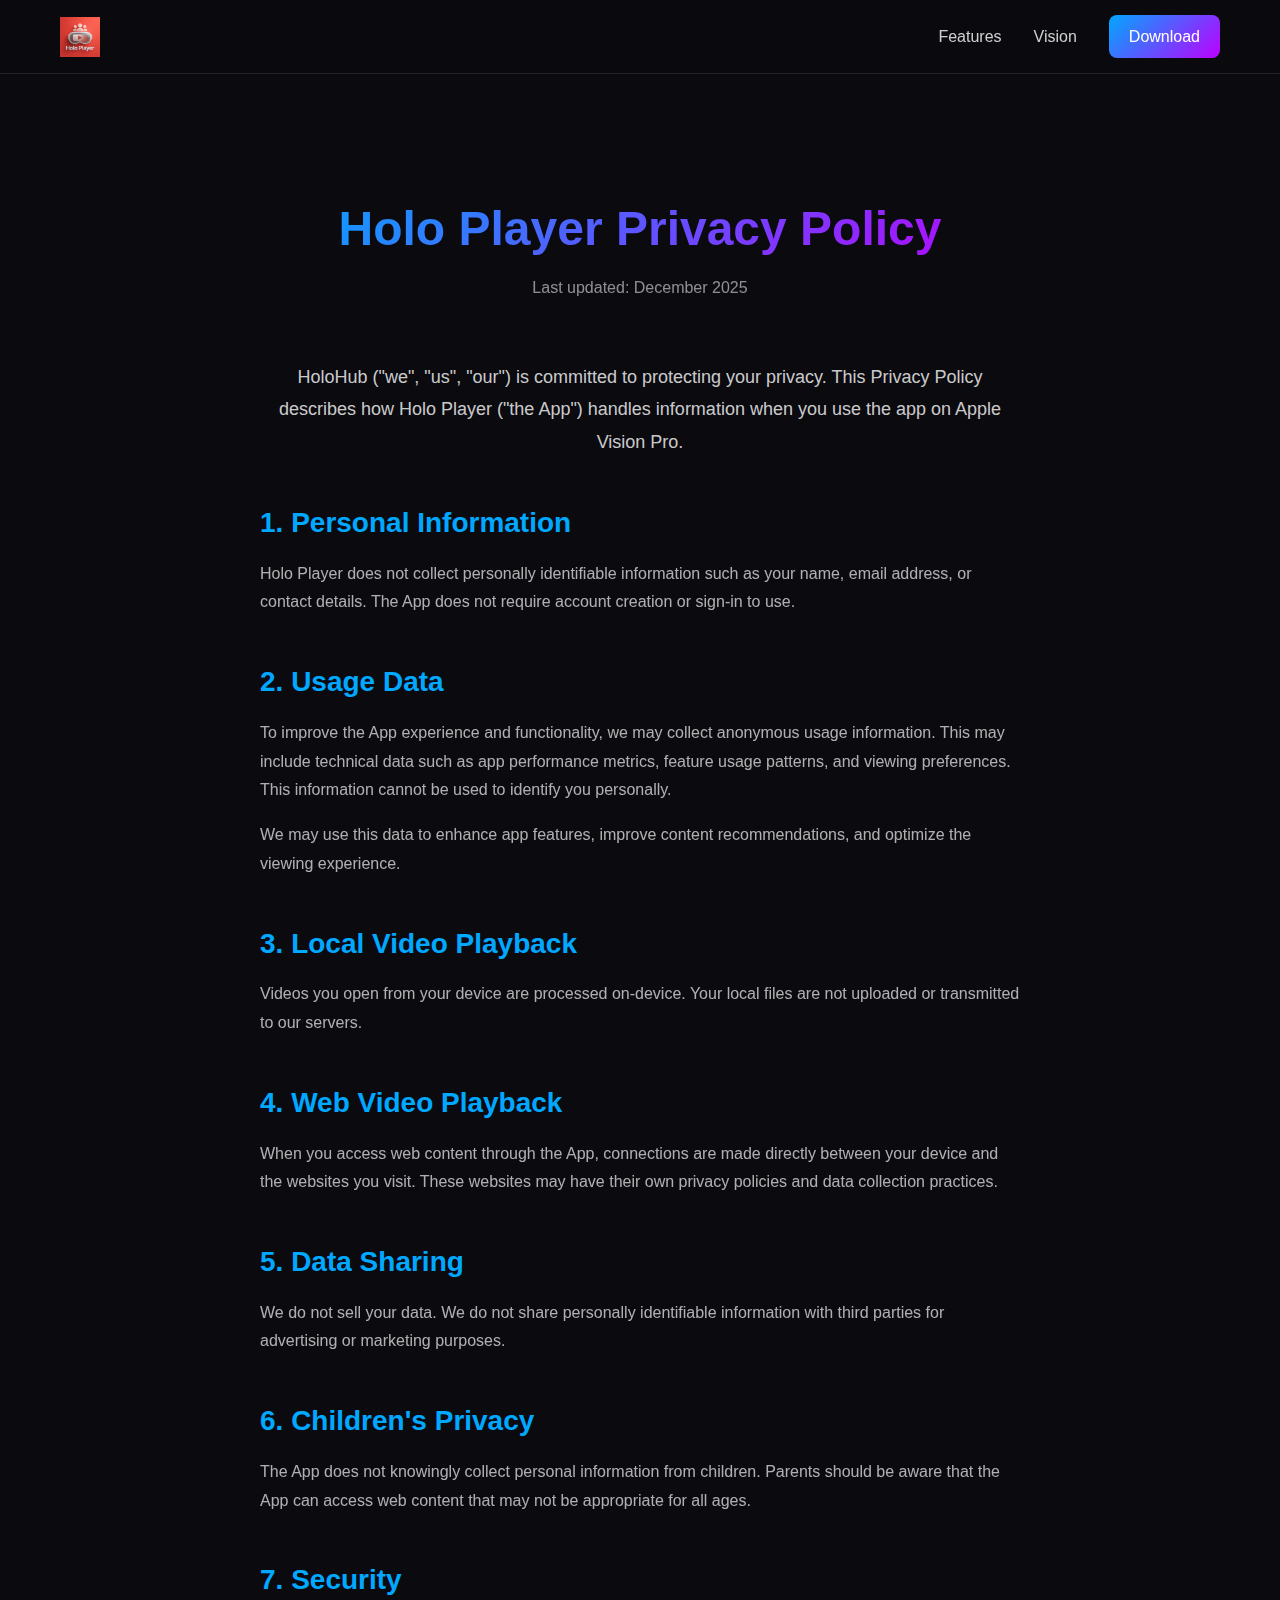
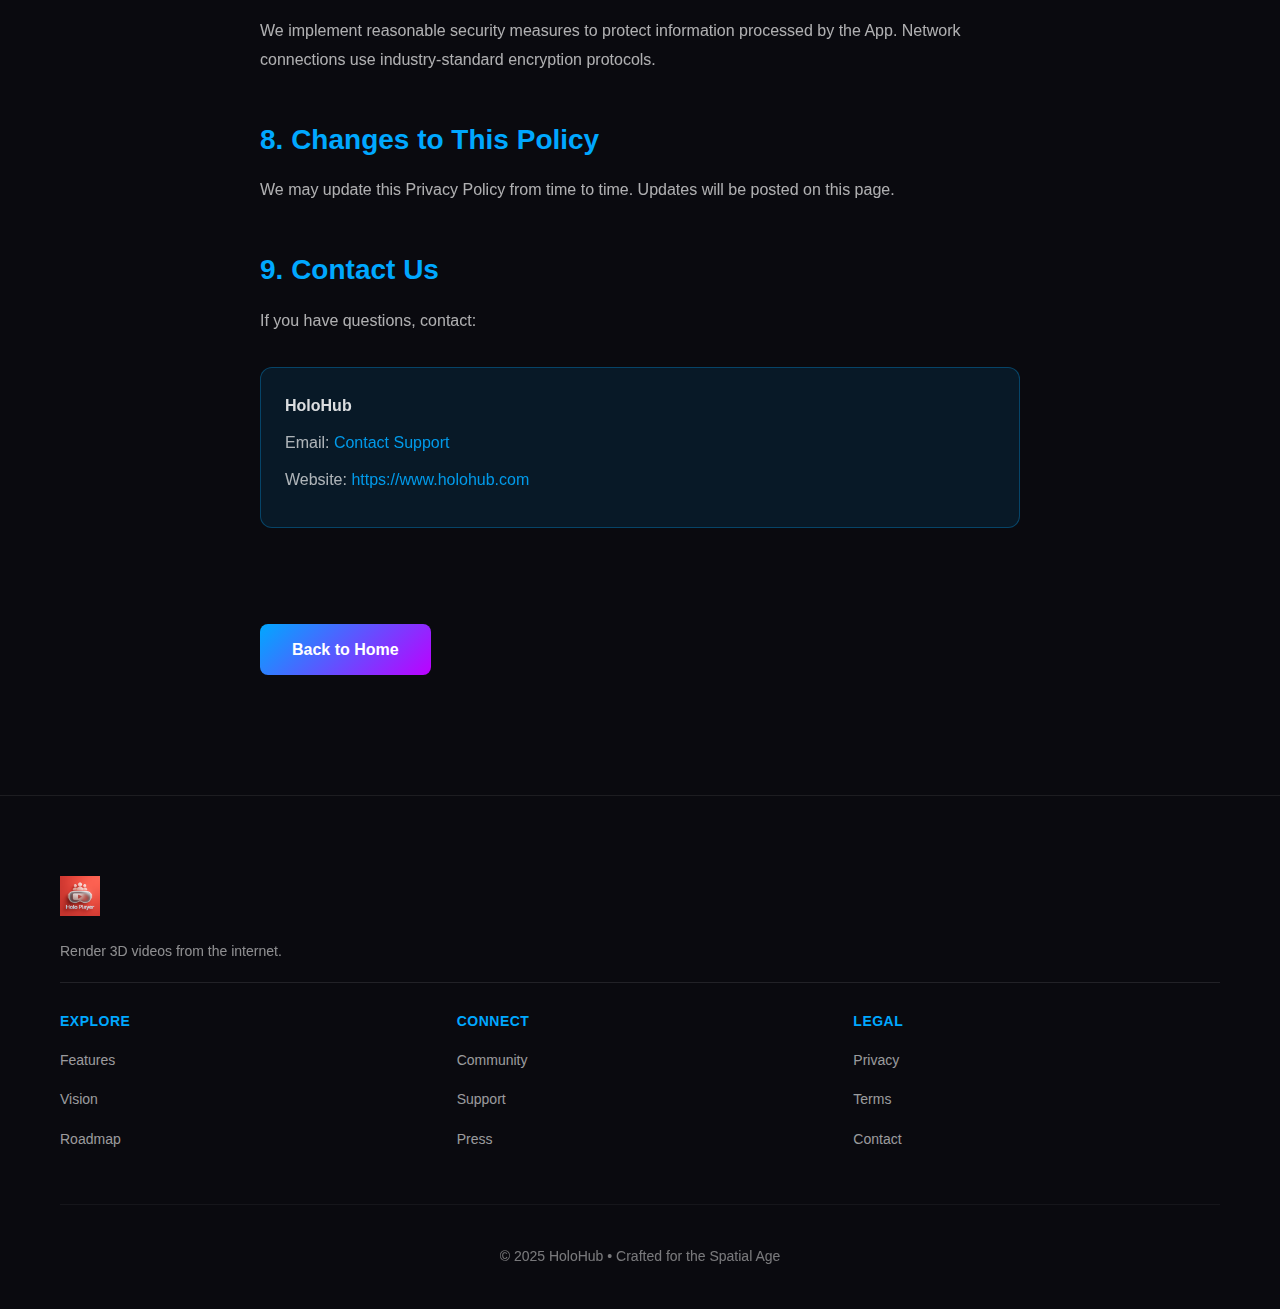
<file: privacy/index.html>
<!DOCTYPE html>
<html lang="en">
<head>
  <meta charset="UTF-8" />
  <meta name="viewport" content="width=device-width, initial-scale=1.0" />
  <title>Privacy Policy – Holo Player | HoloHub</title>
  <meta name="description" content="Holo Player Privacy Policy - Learn about our commitment to your privacy and how we handle your data." />

  <link rel="stylesheet" href="../style.css">
  <style>
    .privacy-content {
      max-width: 800px;
      margin: 80px auto;
      padding: 40px 20px;
    }

    .privacy-header {
      text-align: center;
      margin-bottom: 60px;
    }

    .privacy-header h1 {
      font-size: 48px;
      font-weight: 700;
      background: linear-gradient(135deg, #00a8ff, #bd00ff);
      -webkit-background-clip: text;
      -webkit-text-fill-color: transparent;
      background-clip: text;
      margin-bottom: 16px;
    }

    .privacy-header .last-updated {
      color: rgba(255, 255, 255, 0.6);
      font-size: 16px;
    }

    .privacy-intro {
      font-size: 18px;
      line-height: 1.8;
      color: rgba(255, 255, 255, 0.8);
      margin-bottom: 48px;
      text-align: center;
    }

    .privacy-section {
      margin-bottom: 48px;
    }

    .privacy-section h2 {
      font-size: 28px;
      font-weight: 600;
      color: #00a8ff;
      margin-bottom: 20px;
      display: flex;
      align-items: center;
      gap: 12px;
    }

    .privacy-section h3 {
      font-size: 22px;
      font-weight: 600;
      color: rgba(255, 255, 255, 0.9);
      margin: 24px 0 16px 0;
    }

    .privacy-section p {
      font-size: 16px;
      line-height: 1.8;
      color: rgba(255, 255, 255, 0.75);
      margin-bottom: 16px;
    }

    .privacy-section ul {
      list-style: none;
      padding-left: 0;
      margin: 16px 0;
    }

    .privacy-section ul li {
      font-size: 16px;
      line-height: 1.8;
      color: rgba(255, 255, 255, 0.75);
      margin-bottom: 12px;
      padding-left: 28px;
      position: relative;
    }

    .privacy-section ul li:before {
      content: "•";
      position: absolute;
      left: 12px;
      color: #00a8ff;
      font-weight: bold;
    }

    .privacy-section strong {
      color: rgba(255, 255, 255, 0.95);
      font-weight: 600;
    }

    .contact-info {
      background: rgba(0, 168, 255, 0.1);
      border: 1px solid rgba(0, 168, 255, 0.3);
      border-radius: 12px;
      padding: 24px;
      margin-top: 32px;
    }

    .contact-info p {
      margin-bottom: 8px;
    }

    .contact-info a {
      color: #00a8ff;
      text-decoration: none;
      transition: color 0.3s ease;
      cursor: pointer;
    }

    .contact-info a:hover {
      color: #bd00ff;
      text-decoration: underline;
    }

    .back-home {
      display: inline-block;
      margin-top: 48px;
      padding: 12px 32px;
      background: linear-gradient(135deg, #00a8ff, #bd00ff);
      color: white;
      text-decoration: none;
      border-radius: 8px;
      font-weight: 600;
      transition: transform 0.3s ease, box-shadow 0.3s ease;
    }

    .back-home:hover {
      transform: translateY(-2px);
      box-shadow: 0 8px 24px rgba(0, 168, 255, 0.4);
    }

    @media (max-width: 768px) {
      .privacy-header h1 {
        font-size: 36px;
      }

      .privacy-section h2 {
        font-size: 24px;
      }
    }
  </style>
</head>
<body>

  <!-- NAVIGATION -->
  <nav class="navbar">
    <div class="nav-container">
      <a href="/" class="logo-link">
        <img src="../assets/logo.png" alt="Holo Player Logo" class="logo">
      </a>
      <div class="nav-links">
        <a href="/#features">Features</a>
        <a href="/#holohub-future">Vision</a>
        <a href="/#download" class="nav-cta">Download</a>
      </div>
    </div>
  </nav>

  <!-- PRIVACY POLICY CONTENT -->
  <main class="privacy-content">
    <div class="privacy-header">
      <h1>Holo Player Privacy Policy</h1>
      <p class="last-updated">Last updated: December 2025</p>
    </div>

    <div class="privacy-intro">
      HoloHub ("we", "us", "our") is committed to protecting your privacy. This Privacy Policy describes how Holo Player ("the App") handles information when you use the app on Apple Vision Pro.
    </div>

    <div class="privacy-section">
      <h2>1. Personal Information</h2>
      <p>Holo Player does not collect personally identifiable information such as your name, email address, or contact details. The App does not require account creation or sign-in to use.</p>
    </div>

    <div class="privacy-section">
      <h2>2. Usage Data</h2>
      <p>To improve the App experience and functionality, we may collect anonymous usage information. This may include technical data such as app performance metrics, feature usage patterns, and viewing preferences. This information cannot be used to identify you personally.</p>
      <p>We may use this data to enhance app features, improve content recommendations, and optimize the viewing experience.</p>
    </div>

    <div class="privacy-section">
      <h2>3. Local Video Playback</h2>
      <p>Videos you open from your device are processed on-device. Your local files are not uploaded or transmitted to our servers.</p>
    </div>

    <div class="privacy-section">
      <h2>4. Web Video Playback</h2>
      <p>When you access web content through the App, connections are made directly between your device and the websites you visit. These websites may have their own privacy policies and data collection practices.</p>
    </div>

    <div class="privacy-section">
      <h2>5. Data Sharing</h2>
      <p>We do not sell your data. We do not share personally identifiable information with third parties for advertising or marketing purposes.</p>
    </div>

    <div class="privacy-section">
      <h2>6. Children's Privacy</h2>
      <p>The App does not knowingly collect personal information from children. Parents should be aware that the App can access web content that may not be appropriate for all ages.</p>
    </div>

    <div class="privacy-section">
      <h2>7. Security</h2>
      <p>We implement reasonable security measures to protect information processed by the App. Network connections use industry-standard encryption protocols.</p>
    </div>

    <div class="privacy-section">
      <h2>8. Changes to This Policy</h2>
      <p>We may update this Privacy Policy from time to time. Updates will be posted on this page.</p>
    </div>

    <div class="privacy-section">
      <h2>9. Contact Us</h2>
      <p>If you have questions, contact:</p>
      <div class="contact-info">
        <p><strong>HoloHub</strong></p>
        <p>Email: <a href="#" id="contact-email" onclick="openEmail(event)">Contact Support</a></p>
        <p>Website: <a href="https://www.holohub.com">https://www.holohub.com</a></p>
      </div>
    </div>

    <a href="/" class="back-home">Back to Home</a>
  </main>

  <!-- FOOTER -->
  <footer class="footer">
    <div class="container">
      <div class="footer-columns">
        <div class="footer-col footer-brand">
          <img src="../assets/logo.png" alt="Holo Player Logo" class="footer-logo">
          <p class="footer-tagline">Render 3D videos from the internet.</p>
        </div>
        <div class="footer-col">
          <h5>Explore</h5>
          <ul>
            <li><a href="/#features">Features</a></li>
            <li><a href="/#holohub-future">Vision</a></li>
            <li><a href="/#roadmap">Roadmap</a></li>
          </ul>
        </div>
        <div class="footer-col">
          <h5>Connect</h5>
          <ul>
            <li><a href="/#community">Community</a></li>
            <li><a href="/#support">Support</a></li>
            <li><a href="/#press">Press</a></li>
          </ul>
        </div>
        <div class="footer-col">
          <h5>Legal</h5>
          <ul>
            <li><a href="/privacy/">Privacy</a></li>
            <li><a href="#terms">Terms</a></li>
            <li><a href="#contact">Contact</a></li>
          </ul>
        </div>
      </div>

      <div class="footer-bottom">
        <p>&copy; 2025 HoloHub &bull; Crafted for the Spatial Age</p>
      </div>
    </div>
  </footer>

  <script>
    // Email obfuscation to prevent spam bots
    function openEmail(event) {
      event.preventDefault();

      // Email parts stored separately to avoid scraping
      const user = 'holo3dplayer+support';
      const domain = 'gmail';
      const tld = 'com';
      const email = user + '@' + domain + '.' + tld;

      window.location.href = 'mailto:' + email;
    }
  </script>
  <script src="../script.js"></script>
</body>
</html>
</file>
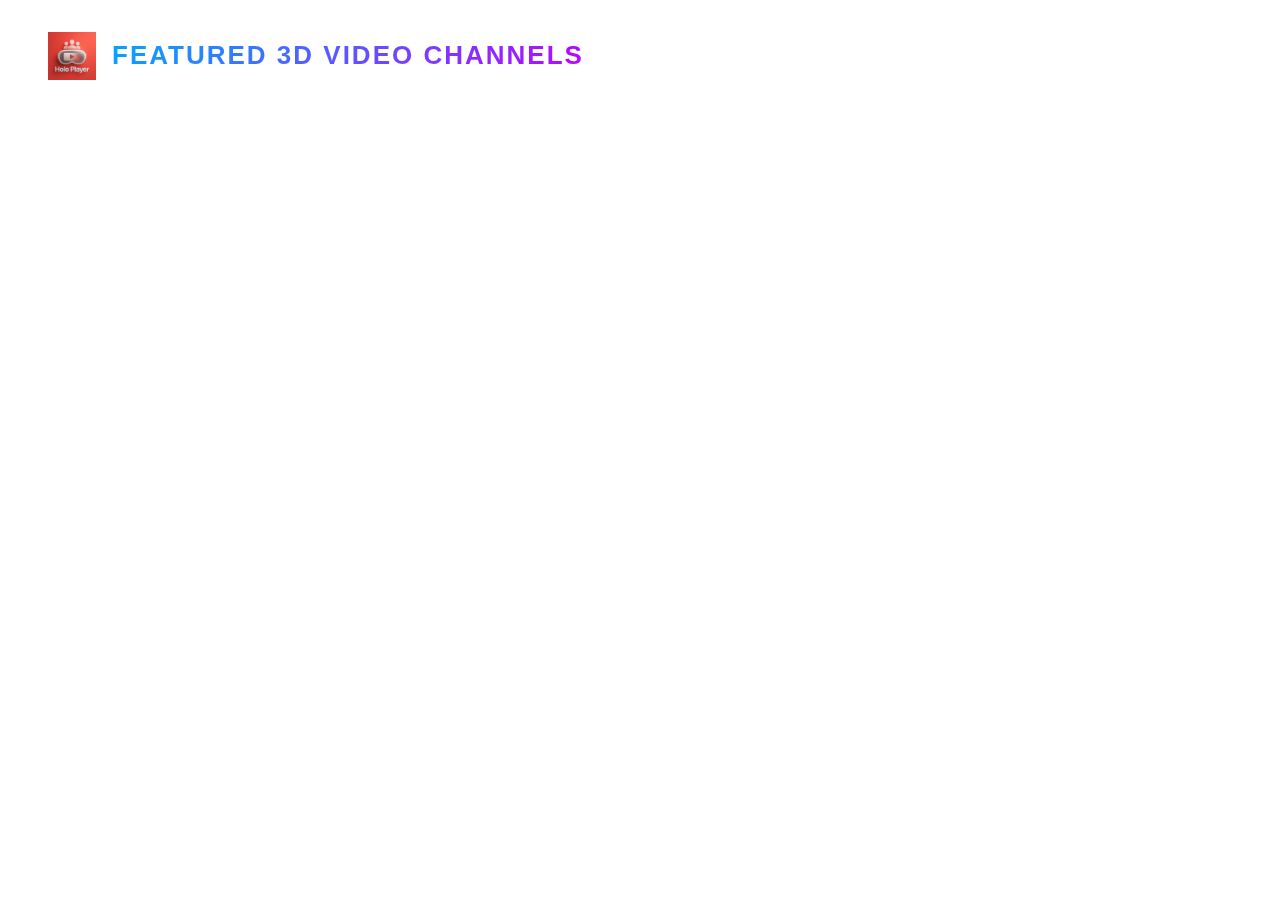
<file: channels.html>
<!DOCTYPE html>
<html lang="en">
<head>
  <meta charset="UTF-8">
  <meta name="viewport" content="width=device-width, initial-scale=1.0">
  <meta http-equiv="Cache-Control" content="no-cache, no-store, must-revalidate">
  <meta http-equiv="Pragma" content="no-cache">
  <meta http-equiv="Expires" content="0">
  <title>Holo Player - Featured 3D Video Channels</title>
  <link rel="stylesheet" href="channels/channels.css?v=2">
</head>
<body>
  <!-- Header -->
  <header class="header">
    <img src="assets/logo.png" alt="Holo Player Logo" class="logo">
    <h1 class="title">FEATURED 3D VIDEO CHANNELS</h1>
  </header>

  <!-- Channel Grid -->
  <main class="channel-grid" id="channelGrid">
    <!-- Channels dynamically loaded here -->
  </main>

  <!-- Loading State -->
  <div class="loading" id="loading">
    <div class="spinner"></div>
    <p>Loading channels...</p>
  </div>

  <!-- Error State -->
  <div class="error" id="error" style="display: none;">
    <p class="error-icon">⚠️</p>
    <p class="error-message">Failed to load channels</p>
    <button class="retry-btn" onclick="location.reload()">Retry</button>
  </div>

  <script src="channels/channels.js?v=3"></script>
</body>
</html>
</file>
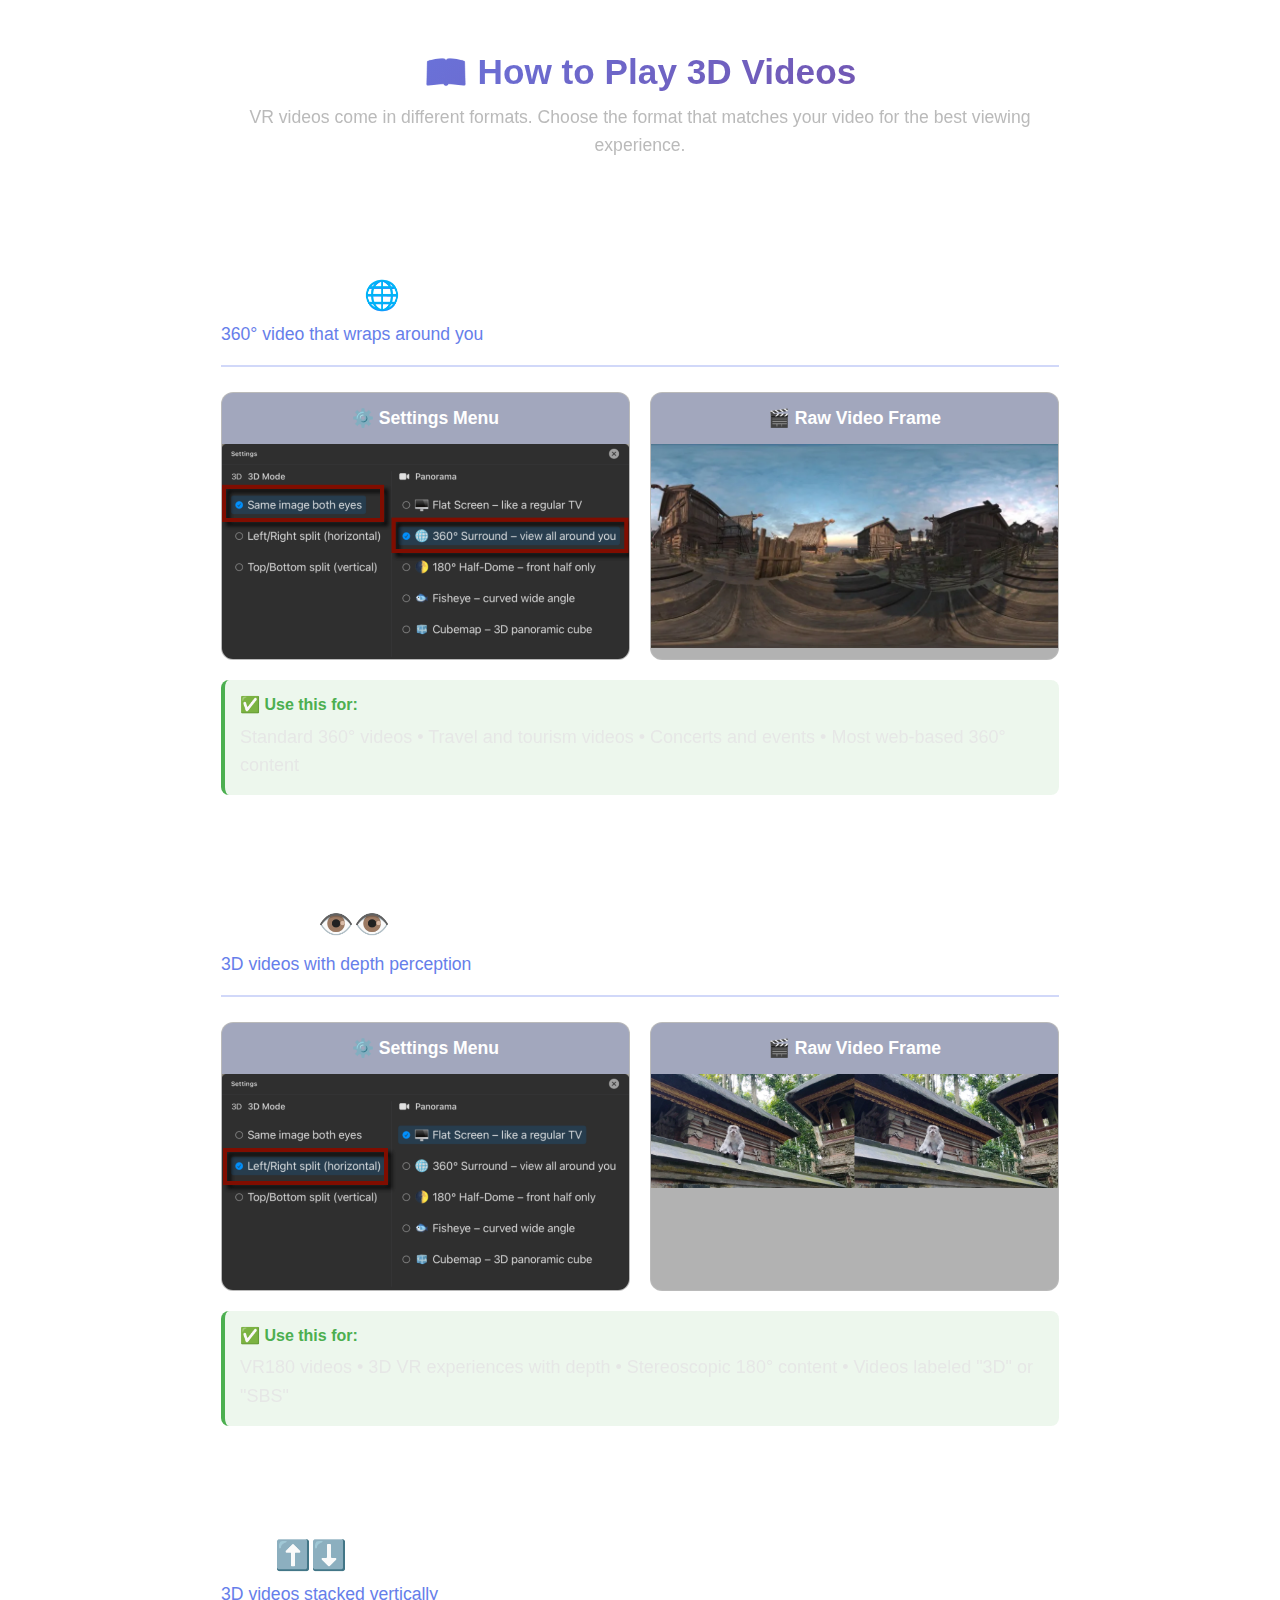
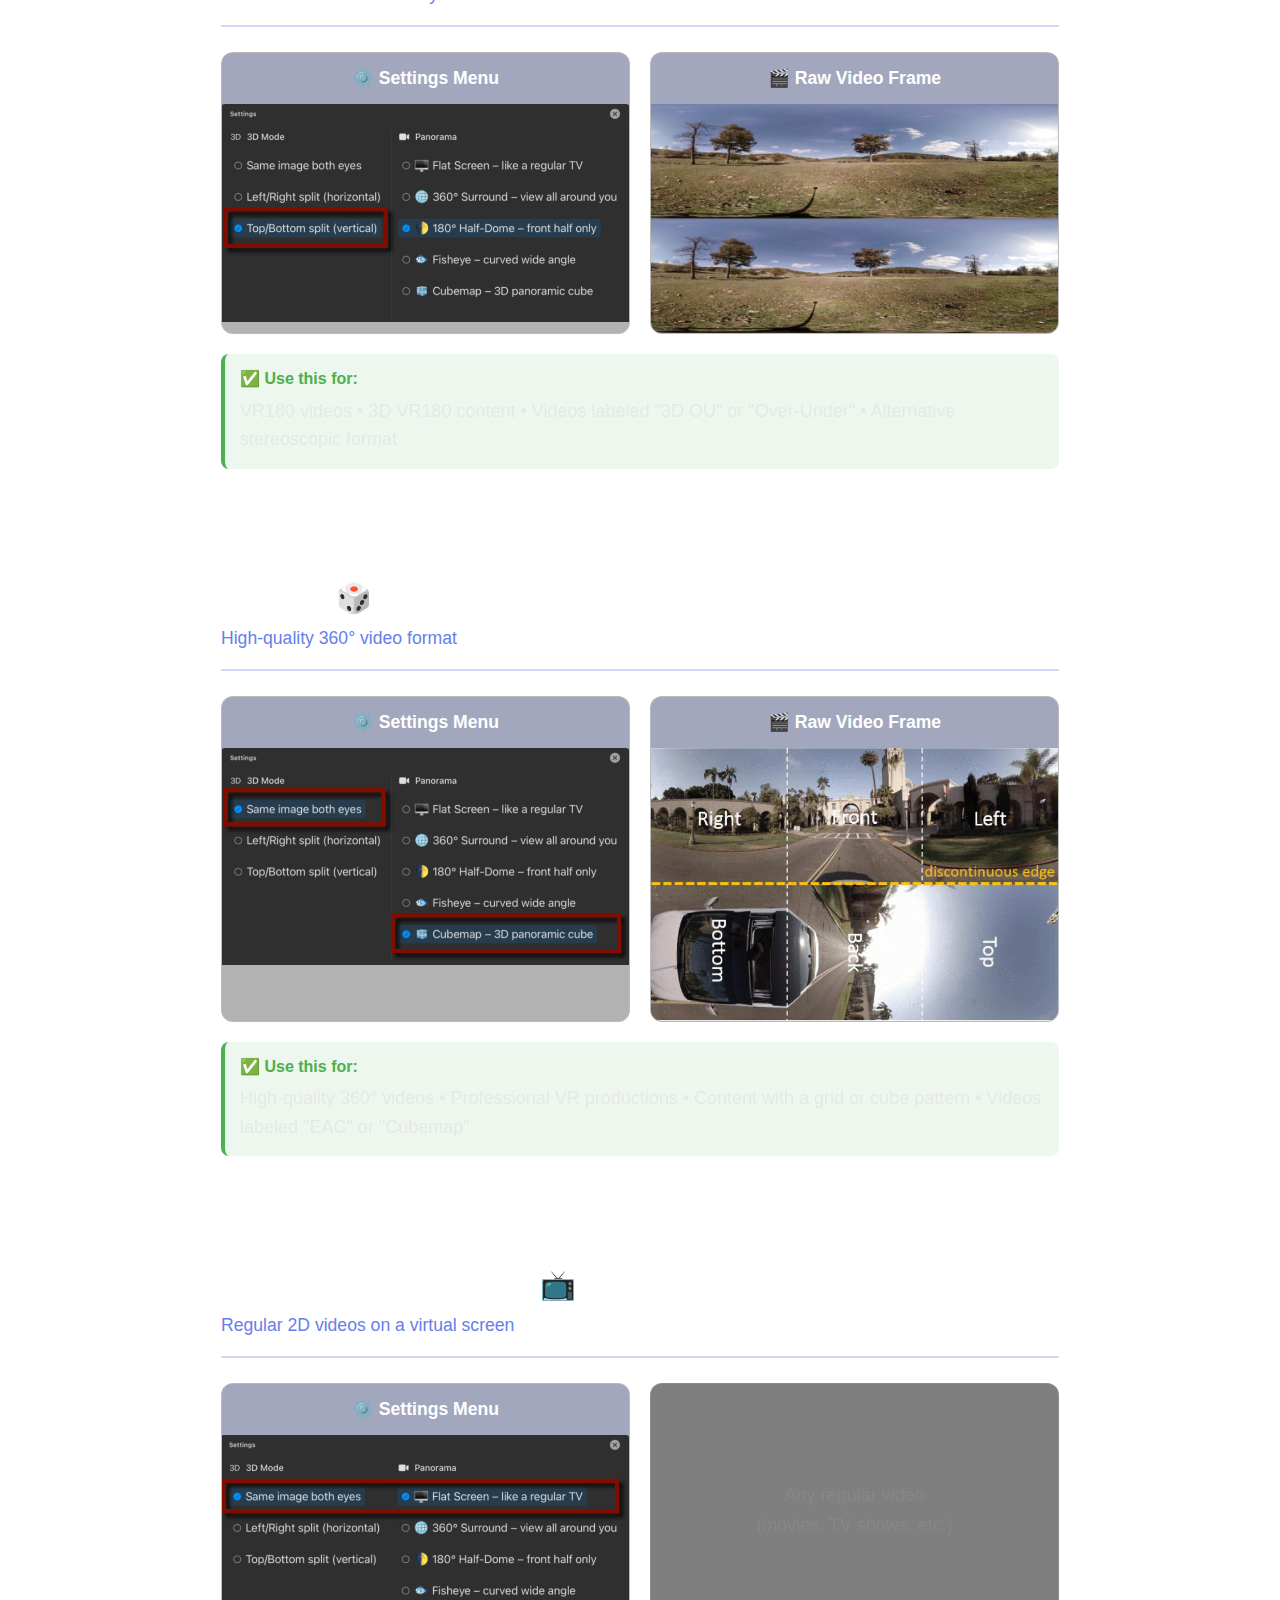
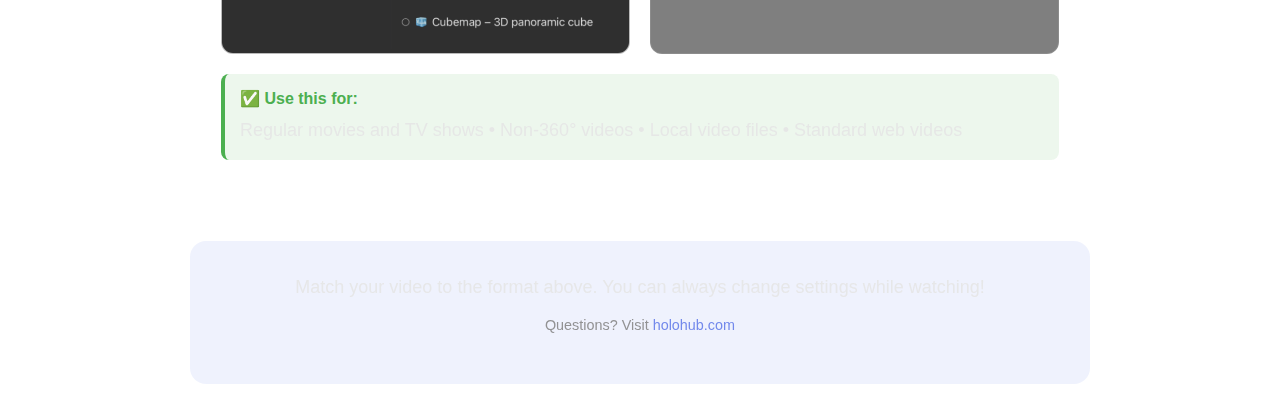
<file: guide/v1.html>
<!DOCTYPE html>
<html lang="en">
<head>
    <meta charset="UTF-8">
    <meta name="viewport" content="width=device-width, initial-scale=1.0">
    <title>Holo Player Guide - How to Play 3D Videos</title>
    <link rel="stylesheet" href="../style.css">
    <style>
        /* Guide-specific styles */
        body {
            background: transparent;
            padding: 20px;
            padding-top: 20px;
        }

        .guide-container {
            max-width: 900px;
            margin: 0 auto;
        }

        .guide-header {
            text-align: center;
            margin-bottom: 40px;
            padding: 30px 20px;
            background: rgba(255, 255, 255, 0.03);
            border-radius: 16px;
            border: 1px solid rgba(255, 255, 255, 0.1);
        }

        .guide-header h1 {
            font-size: 2.2rem;
            font-weight: 700;
            background: linear-gradient(135deg, #667eea 0%, #764ba2 100%);
            -webkit-background-clip: text;
            -webkit-text-fill-color: transparent;
            margin-bottom: 10px;
        }

        .guide-header p {
            color: #b3b3b3;
            font-size: 1.1rem;
            line-height: 1.6;
        }

        .format-section {
            margin-bottom: 50px;
            padding: 30px;
            background: rgba(255, 255, 255, 0.03);
            border-radius: 16px;
            border: 1px solid rgba(255, 255, 255, 0.1);
        }

        .format-header {
            margin-bottom: 20px;
            padding-bottom: 15px;
            border-bottom: 2px solid rgba(102, 126, 234, 0.3);
        }

        .format-header h2 {
            font-size: 1.8rem;
            color: #ffffff;
            margin-bottom: 8px;
        }

        .format-header .format-subtitle {
            color: #667eea;
            font-size: 1.1rem;
            font-weight: 500;
        }

        .format-comparison {
            display: grid;
            grid-template-columns: 1fr 1fr;
            gap: 20px;
            margin-top: 25px;
        }

        .comparison-item {
            background: rgba(0, 0, 0, 0.3);
            border-radius: 12px;
            overflow: hidden;
            border: 1px solid rgba(255, 255, 255, 0.1);
        }

        .comparison-item h3 {
            padding: 15px;
            background: rgba(102, 126, 234, 0.2);
            color: #ffffff;
            font-size: 1.1rem;
            text-align: center;
            margin: 0;
        }

        .comparison-item img {
            width: 100%;
            height: auto;
            display: block;
        }

        .use-case {
            margin-top: 20px;
            padding: 15px;
            background: rgba(76, 175, 80, 0.1);
            border-left: 4px solid #4CAF50;
            border-radius: 8px;
        }

        .use-case h4 {
            color: #4CAF50;
            font-size: 1rem;
            margin-bottom: 8px;
        }

        .use-case p {
            color: #e6e6e6;
            margin: 0;
            line-height: 1.6;
        }

        @media (max-width: 768px) {
            .format-comparison {
                grid-template-columns: 1fr;
            }
        }
    </style>
</head>
<body>
    <div class="guide-container">
        <!-- Header -->
        <div class="guide-header">
            <h1>📖 How to Play 3D Videos</h1>
            <p>VR videos come in different formats. Choose the format that matches your video for the best viewing experience.</p>
        </div>

        <!-- Format 1: VR360 Monoscopic -->
        <div class="format-section">
            <div class="format-header">
                <h2>🌐 VR360 - Equirectangular Monoscopic</h2>
                <div class="format-subtitle">360° video that wraps around you</div>
            </div>

            <div class="format-comparison">
                <div class="comparison-item">
                    <h3>⚙️ Settings Menu</h3>
                    <img src="v1_assets/vr360.png" alt="VR360 Settings">
                </div>
                <div class="comparison-item">
                    <h3>🎬 Raw Video Frame</h3>
                    <img src="v1_assets/vr360_mono.png" alt="VR360 Video Frame">
                </div>
            </div>

            <div class="use-case">
                <h4>✅ Use this for:</h4>
                <p>Standard 360° videos • Travel and tourism videos • Concerts and events • Most web-based 360° content</p>
            </div>
        </div>

        <!-- Format 2: Side-by-Side (SBS) -->
        <div class="format-section">
            <div class="format-header">
                <h2>👁️👁️ Side-by-Side (SBS) - VR180 Stereoscopic</h2>
                <div class="format-subtitle">3D videos with depth perception</div>
            </div>

            <div class="format-comparison">
                <div class="comparison-item">
                    <h3>⚙️ Settings Menu</h3>
                    <img src="v1_assets/sbs.png" alt="Side-by-Side Settings">
                </div>
                <div class="comparison-item">
                    <h3>🎬 Raw Video Frame</h3>
                    <img src="v1_assets/sbs_mono.png" alt="Side-by-Side Video Frame">
                </div>
            </div>

            <div class="use-case">
                <h4>✅ Use this for:</h4>
                <p>VR180 videos • 3D VR experiences with depth • Stereoscopic 180° content • Videos labeled "3D" or "SBS"</p>
            </div>
        </div>

        <!-- Format 3: Top-Bottom (Over-Under) -->
        <div class="format-section">
            <div class="format-header">
                <h2>⬆️⬇️ Top-Bottom (Over-Under) - VR180 Stereoscopic</h2>
                <div class="format-subtitle">3D videos stacked vertically</div>
            </div>

            <div class="format-comparison">
                <div class="comparison-item">
                    <h3>⚙️ Settings Menu</h3>
                    <img src="v1_assets/ou.png" alt="Top-Bottom Settings">
                </div>
                <div class="comparison-item">
                    <h3>🎬 Raw Video Frame</h3>
                    <img src="v1_assets/ou_vr180.png" alt="Top-Bottom Video Frame">
                </div>
            </div>

            <div class="use-case">
                <h4>✅ Use this for:</h4>
                <p>VR180 videos • 3D VR180 content • Videos labeled "3D OU" or "Over-Under" • Alternative stereoscopic format</p>
            </div>
        </div>

        <!-- Format 4: Cubemap (EAC) -->
        <div class="format-section">
            <div class="format-header">
                <h2>🎲 Cubemap (EAC) - Equi-Angular Cubemap</h2>
                <div class="format-subtitle">High-quality 360° video format</div>
            </div>

            <div class="format-comparison">
                <div class="comparison-item">
                    <h3>⚙️ Settings Menu</h3>
                    <img src="v1_assets/eac.png" alt="Cubemap EAC Settings">
                </div>
                <div class="comparison-item">
                    <h3>🎬 Raw Video Frame</h3>
                    <img src="v1_assets/eac_mono.png" alt="Cubemap EAC Video Frame">
                </div>
            </div>

            <div class="use-case">
                <h4>✅ Use this for:</h4>
                <p>High-quality 360° videos • Professional VR productions • Content with a grid or cube pattern • Videos labeled "EAC" or "Cubemap"</p>
            </div>
        </div>

        <!-- Format 5: Flat Screen -->
        <div class="format-section">
            <div class="format-header">
                <h2>📺 Flat Screen</h2>
                <div class="format-subtitle">Regular 2D videos on a virtual screen</div>
            </div>

            <div class="format-comparison">
                <div class="comparison-item">
                    <h3>⚙️ Settings Menu</h3>
                    <img src="v1_assets/flat.png" alt="Flat Screen Settings">
                </div>
                <div class="comparison-item" style="display: flex; align-items: center; justify-content: center; background: rgba(0,0,0,0.5);">
                    <p style="color: #888; padding: 40px; text-align: center;">
                        Any regular video<br>
                        (movies, TV shows, etc.)
                    </p>
                </div>
            </div>

            <div class="use-case">
                <h4>✅ Use this for:</h4>
                <p>Regular movies and TV shows • Non-360° videos • Local video files • Standard web videos</p>
            </div>
        </div>

        <!-- Footer -->
        <div style="margin-top: 40px; padding: 30px; text-align: center; background: rgba(102, 126, 234, 0.1); border-radius: 16px;">
            <p style="color: #e6e6e6; line-height: 1.8; margin-bottom: 10px;">
                Match your video to the format above. You can always change settings while watching!
            </p>
            <p style="color: #888; font-size: 0.9rem;">
                Questions? Visit <a href="https://holohub.com" style="color: #667eea; text-decoration: none;">holohub.com</a>
            </p>
        </div>
    </div>
</body>
</html>
</file>
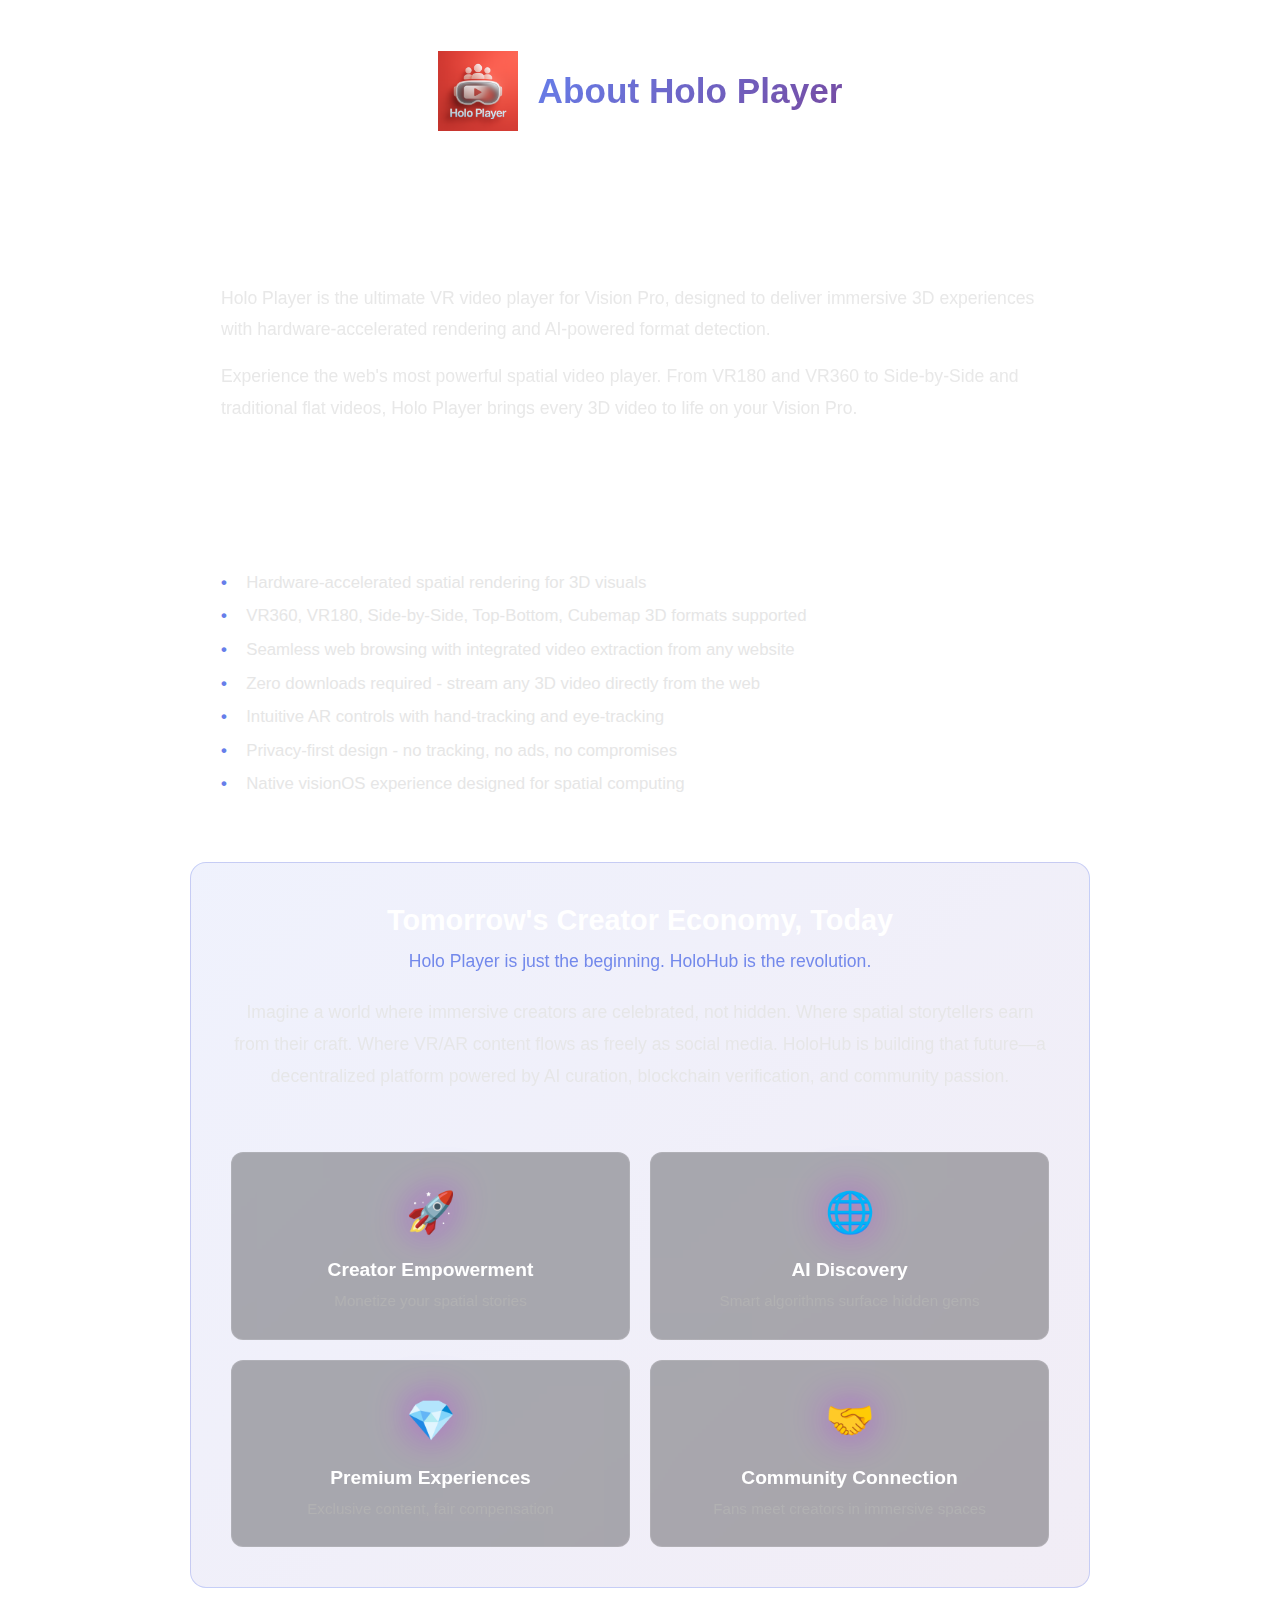
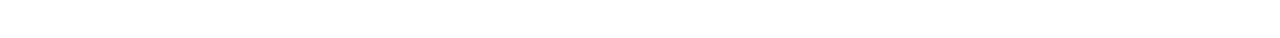
<file: more/about.html>
<!DOCTYPE html>
<html lang="en">
<head>
    <meta charset="UTF-8">
    <meta name="viewport" content="width=device-width, initial-scale=1.0">
    <title>About - Holo Player</title>
    <link rel="stylesheet" href="../style.css">
    <style>
        body {
            background: transparent;
            padding: 20px;
            padding-top: 20px;
        }

        .about-container {
            max-width: 900px;
            margin: 0 auto;
        }

        .about-header {
            display: flex;
            align-items: center;
            justify-content: center;
            gap: 20px;
            margin-bottom: 40px;
            padding: 30px 20px;
            background: rgba(255, 255, 255, 0.03);
            border-radius: 16px;
            border: 1px solid rgba(255, 255, 255, 0.1);
        }

        .about-header img {
            width: 80px;
            height: 80px;
        }

        .about-header h1 {
            font-size: 2.2rem;
            font-weight: 700;
            background: linear-gradient(135deg, #667eea 0%, #764ba2 100%);
            -webkit-background-clip: text;
            -webkit-text-fill-color: transparent;
            margin: 0;
        }

        .about-section {
            margin-bottom: 30px;
            padding: 30px;
            background: rgba(255, 255, 255, 0.03);
            border-radius: 16px;
            border: 1px solid rgba(255, 255, 255, 0.1);
        }

        .about-section h2 {
            font-size: 1.8rem;
            color: #ffffff;
            margin-bottom: 15px;
        }

        .about-section p {
            color: #e6e6e6;
            font-size: 1.1rem;
            line-height: 1.8;
            margin-bottom: 15px;
        }

        .about-section p:last-child {
            margin-bottom: 0;
        }

        .about-section ul {
            list-style: none;
            padding: 0;
            margin: 0;
        }

        .about-section li {
            color: #e6e6e6;
            font-size: 1.05rem;
            line-height: 2;
            padding-left: 1.5em;
            position: relative;
        }

        .about-section li:before {
            content: "•";
            color: #667eea;
            font-weight: bold;
            position: absolute;
            left: 0;
        }

        .vision-section {
            margin-bottom: 30px;
            padding: 40px;
            background: linear-gradient(135deg, rgba(102, 126, 234, 0.1) 0%, rgba(118, 75, 162, 0.1) 100%);
            border-radius: 16px;
            border: 1px solid rgba(102, 126, 234, 0.3);
        }

        .vision-section h2 {
            font-size: 1.8rem;
            color: #ffffff;
            margin-bottom: 10px;
            text-align: center;
        }

        .vision-subtitle {
            color: #667eea;
            font-size: 1.1rem;
            text-align: center;
            margin-bottom: 20px;
            font-weight: 500;
        }

        .vision-description {
            color: #e6e6e6;
            font-size: 1.1rem;
            line-height: 1.8;
            margin-bottom: 30px;
            text-align: center;
        }

        .future-grid {
            display: grid;
            grid-template-columns: 1fr 1fr;
            gap: 20px;
        }

        .future-card {
            padding: 25px;
            background: rgba(0, 0, 0, 0.3);
            border-radius: 12px;
            border: 1px solid rgba(255, 255, 255, 0.1);
            text-align: center;
        }

        .future-icon {
            font-size: 2.5rem;
            display: block;
            margin-bottom: 12px;
        }

        .future-card h4 {
            color: #ffffff;
            font-size: 1.2rem;
            margin-bottom: 8px;
        }

        .future-card p {
            color: #b3b3b3;
            font-size: 0.95rem;
            line-height: 1.6;
            margin: 0;
        }

        @media (max-width: 768px) {
            .future-grid {
                grid-template-columns: 1fr;
            }
        }
    </style>
</head>
<body>
    <div class="about-container">
        <!-- Header with Logo -->
        <div class="about-header">
            <img src="../assets/logo.png" alt="Holo Player Logo">
            <h1>About Holo Player</h1>
        </div>

        <!-- Introduction -->
        <div class="about-section">
            <h2>Render Any 3D Video From The Internet</h2>
            <p>
                Holo Player is the ultimate VR video player for Vision Pro, designed to deliver immersive 3D experiences with hardware-accelerated rendering and AI-powered format detection.
            </p>
            <p>
                Experience the web's most powerful spatial video player. From VR180 and VR360 to Side-by-Side and traditional flat videos, Holo Player brings every 3D video to life on your Vision Pro.
            </p>
        </div>

        <!-- Core Features -->
        <div class="about-section">
            <h2>Core Features</h2>
            <ul>
                <li>Hardware-accelerated spatial rendering for 3D visuals</li>
                <li>VR360, VR180, Side-by-Side, Top-Bottom, Cubemap 3D formats supported</li>
                <li>Seamless web browsing with integrated video extraction from any website</li>
                <li>Zero downloads required - stream any 3D video directly from the web</li>
                <li>Intuitive AR controls with hand-tracking and eye-tracking</li>
                <li>Privacy-first design - no tracking, no ads, no compromises</li>
                <li>Native visionOS experience designed for spatial computing</li>
            </ul>
        </div>

        <!-- Vision Section -->
        <div class="vision-section">
            <h2>Tomorrow's Creator Economy, Today</h2>
            <p class="vision-subtitle">
                Holo Player is just the beginning. HoloHub is the revolution.
            </p>

            <p class="vision-description">
                Imagine a world where immersive creators are celebrated, not hidden. Where spatial storytellers earn from their craft. Where VR/AR content flows as freely as social media. HoloHub is building that future—a decentralized platform powered by AI curation, blockchain verification, and community passion.
            </p>

            <div class="future-grid">
                <div class="future-card">
                    <span class="future-icon">🚀</span>
                    <h4>Creator Empowerment</h4>
                    <p>Monetize your spatial stories</p>
                </div>
                <div class="future-card">
                    <span class="future-icon">🌐</span>
                    <h4>AI Discovery</h4>
                    <p>Smart algorithms surface hidden gems</p>
                </div>
                <div class="future-card">
                    <span class="future-icon">💎</span>
                    <h4>Premium Experiences</h4>
                    <p>Exclusive content, fair compensation</p>
                </div>
                <div class="future-card">
                    <span class="future-icon">🤝</span>
                    <h4>Community Connection</h4>
                    <p>Fans meet creators in immersive spaces</p>
                </div>
            </div>
        </div>
    </div>
</body>
</html>
</file>
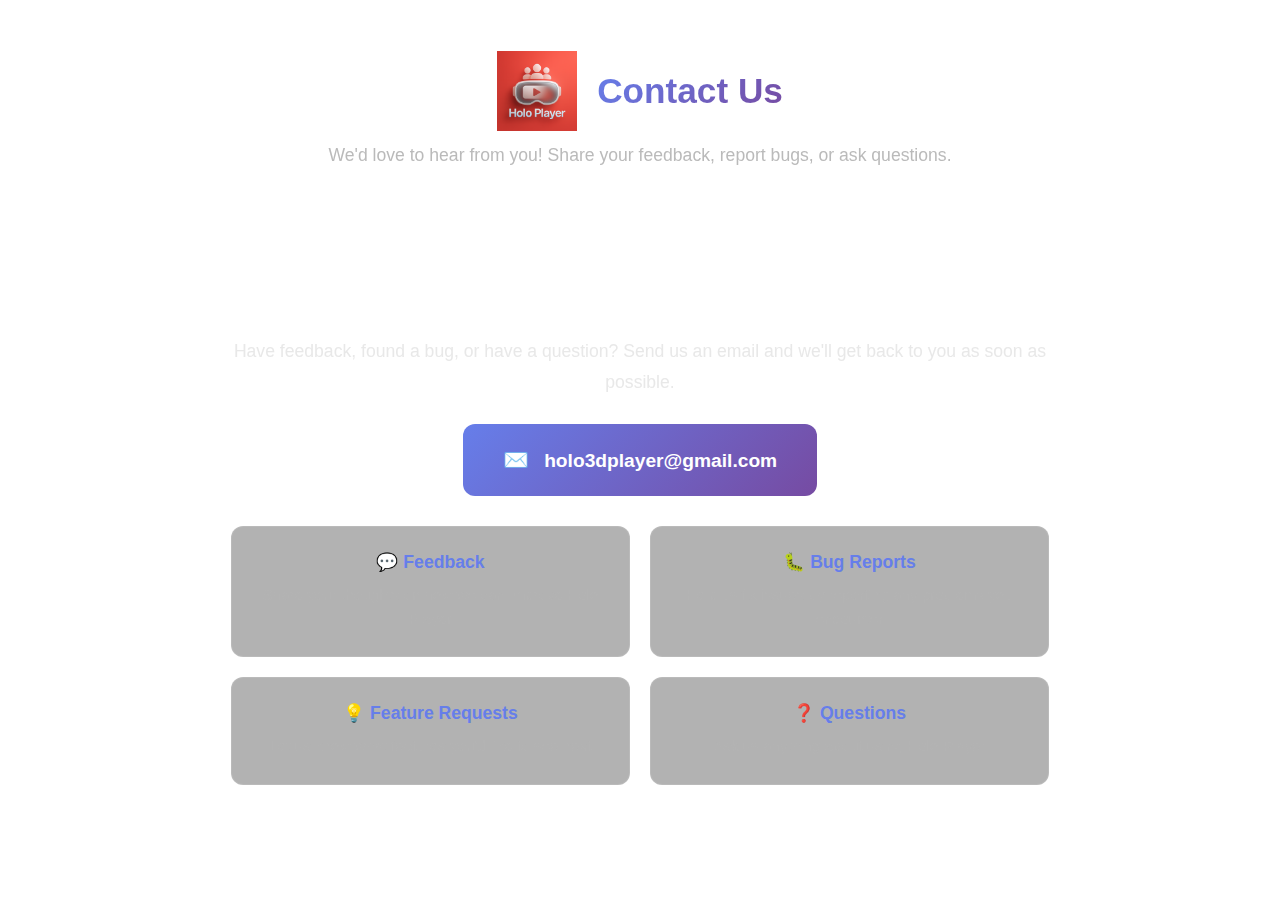
<file: more/contact.html>
<!DOCTYPE html>
<html lang="en">
<head>
    <meta charset="UTF-8">
    <meta name="viewport" content="width=device-width, initial-scale=1.0">
    <title>Contact - Holo Player</title>
    <link rel="stylesheet" href="../style.css">
    <style>
        body {
            background: transparent;
            padding: 20px;
            padding-top: 20px;
        }

        .contact-container {
            max-width: 900px;
            margin: 0 auto;
        }

        .contact-header {
            display: flex;
            flex-direction: column;
            align-items: center;
            justify-content: center;
            margin-bottom: 40px;
            padding: 30px 20px;
            background: rgba(255, 255, 255, 0.03);
            border-radius: 16px;
            border: 1px solid rgba(255, 255, 255, 0.1);
        }

        .contact-header-title {
            display: flex;
            align-items: center;
            gap: 20px;
            margin-bottom: 10px;
        }

        .contact-header-title img {
            width: 80px;
            height: 80px;
        }

        .contact-header h1 {
            font-size: 2.2rem;
            font-weight: 700;
            background: linear-gradient(135deg, #667eea 0%, #764ba2 100%);
            -webkit-background-clip: text;
            -webkit-text-fill-color: transparent;
            margin: 0;
        }

        .contact-header p {
            color: #b3b3b3;
            font-size: 1.1rem;
            line-height: 1.6;
            margin: 0;
        }

        .contact-section {
            margin-bottom: 30px;
            padding: 40px;
            background: rgba(255, 255, 255, 0.03);
            border-radius: 16px;
            border: 1px solid rgba(255, 255, 255, 0.1);
            text-align: center;
        }

        .contact-section h2 {
            font-size: 1.8rem;
            color: #ffffff;
            margin-bottom: 20px;
        }

        .contact-section p {
            color: #e6e6e6;
            font-size: 1.1rem;
            line-height: 1.8;
            margin-bottom: 25px;
        }

        .email-link {
            display: inline-block;
            padding: 18px 40px;
            background: linear-gradient(135deg, #667eea 0%, #764ba2 100%);
            color: #ffffff;
            text-decoration: none;
            border-radius: 12px;
            font-size: 1.2rem;
            font-weight: 600;
            transition: transform 0.2s, box-shadow 0.2s;
        }

        .email-link:hover {
            transform: translateY(-2px);
            box-shadow: 0 8px 20px rgba(102, 126, 234, 0.4);
        }

        .email-icon {
            display: inline-block;
            margin-right: 10px;
            font-size: 1.3rem;
        }

        .info-grid {
            display: grid;
            grid-template-columns: 1fr 1fr;
            gap: 20px;
            margin-top: 30px;
        }

        .info-card {
            padding: 25px;
            background: rgba(0, 0, 0, 0.3);
            border-radius: 12px;
            border: 1px solid rgba(255, 255, 255, 0.1);
        }

        .info-card h3 {
            color: #667eea;
            font-size: 1.1rem;
            margin-bottom: 10px;
        }

        .info-card p {
            color: #b3b3b3;
            font-size: 0.95rem;
            line-height: 1.6;
            margin: 0;
        }

        @media (max-width: 768px) {
            .info-grid {
                grid-template-columns: 1fr;
            }
        }
    </style>
</head>
<body>
    <div class="contact-container">
        <!-- Header with Logo -->
        <div class="contact-header">
            <div class="contact-header-title">
                <img src="../assets/logo.png" alt="Holo Player Logo">
                <h1>Contact Us</h1>
            </div>
            <p>We'd love to hear from you! Share your feedback, report bugs, or ask questions.</p>
        </div>

        <!-- Contact Section -->
        <div class="contact-section">
            <h2>Get in Touch</h2>
            <p>
                Have feedback, found a bug, or have a question? Send us an email and we'll get back to you as soon as possible.
            </p>
            <a href="mailto:holo3dplayer@gmail.com" class="email-link">
                <span class="email-icon">✉️</span>
                holo3dplayer@gmail.com
            </a>

            <!-- Info Grid -->
            <div class="info-grid">
                <div class="info-card">
                    <h3>💬 Feedback</h3>
                    <p>Share your thoughts on how we can improve Holo Player</p>
                </div>
                <div class="info-card">
                    <h3>🐛 Bug Reports</h3>
                    <p>Help us fix issues by reporting any problems you encounter</p>
                </div>
                <div class="info-card">
                    <h3>💡 Feature Requests</h3>
                    <p>Let us know what features you'd like to see next</p>
                </div>
                <div class="info-card">
                    <h3>❓ Questions</h3>
                    <p>Ask us anything about using Holo Player</p>
                </div>
            </div>
        </div>
    </div>
</body>
</html>
</file>
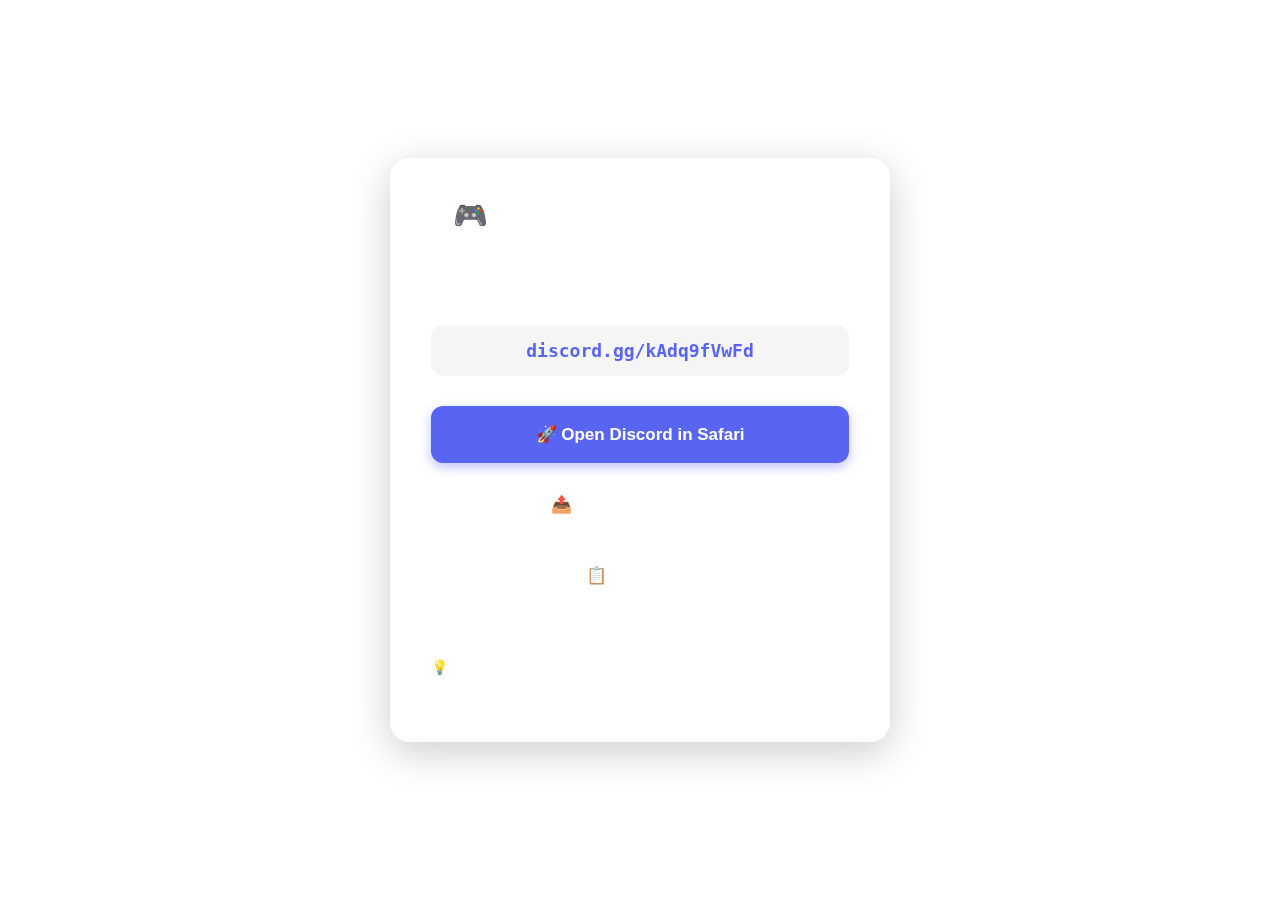
<file: more/discord.html>
<!DOCTYPE html>
<html lang="en">
<head>
    <meta charset="UTF-8">
    <meta name="viewport" content="width=device-width, initial-scale=1.0">
    <title>Join Holo Player Discord</title>
    <style>
        * {
            margin: 0;
            padding: 0;
            box-sizing: border-box;
        }

        body {
            font-family: -apple-system, BlinkMacSystemFont, 'Segoe UI', Roboto, sans-serif;
            min-height: 100vh;
            display: flex;
            align-items: center;
            justify-content: center;
            background: transparent;
            padding: 20px;
        }

        .container {
            max-width: 500px;
            width: 100%;
        }

        .card {
            background: rgba(255, 255, 255, 0.05);
            border: 1px solid rgba(255, 255, 255, 0.1);
            border-radius: 20px;
            padding: 40px;
            box-shadow: 0 10px 40px rgba(0,0,0,0.2);
            text-align: center;
            backdrop-filter: blur(10px);
        }

        h1 {
            font-size: 28px;
            margin-bottom: 15px;
            color: rgba(255, 255, 255, 0.95);
        }

        .subtitle {
            font-size: 16px;
            color: rgba(255, 255, 255, 0.7);
            margin-bottom: 30px;
            line-height: 1.5;
        }

        .link-display {
            background: #f5f5f5;
            padding: 15px;
            border-radius: 12px;
            margin: 25px 0;
            font-family: 'SF Mono', Monaco, monospace;
            font-size: 18px;
            font-weight: 600;
            color: #5865F2;
            word-break: break-all;
        }

        .buttons {
            display: flex;
            flex-direction: column;
            gap: 12px;
            margin-top: 30px;
        }

        button, .join-btn {
            padding: 18px 24px;
            font-size: 17px;
            border-radius: 12px;
            border: none;
            cursor: pointer;
            font-weight: 600;
            transition: transform 0.1s, box-shadow 0.1s;
        }

        button:active, .join-btn:active {
            transform: scale(0.98);
        }

        .join-btn {
            background: #5865F2;
            color: white;
            box-shadow: 0 4px 12px rgba(88, 101, 242, 0.4);
            display: block;
            text-decoration: none;
            text-align: center;
        }

        .join-btn:hover {
            background: #4752C4;
            box-shadow: 0 6px 16px rgba(88, 101, 242, 0.5);
        }

        .share-btn {
            background: rgba(255, 255, 255, 0.12);
            color: rgba(255, 255, 255, 0.9);
            border: 1px solid rgba(255, 255, 255, 0.2);
        }

        .share-btn:hover {
            background: rgba(255, 255, 255, 0.18);
        }

        .copy-btn {
            background: rgba(255, 255, 255, 0.08);
            color: rgba(255, 255, 255, 0.8);
            border: 1px solid rgba(255, 255, 255, 0.15);
        }

        .copy-btn:hover {
            background: rgba(255, 255, 255, 0.14);
        }

        .help-text {
            margin-top: 30px;
            padding-top: 20px;
            border-top: 1px solid rgba(255, 255, 255, 0.1);
            font-size: 14px;
            color: rgba(255, 255, 255, 0.6);
            line-height: 1.6;
        }

        .help-text strong {
            color: rgba(255, 255, 255, 0.85);
        }

        .toast {
            position: fixed;
            bottom: 30px;
            left: 50%;
            transform: translateX(-50%) translateY(100px);
            background: #333;
            color: white;
            padding: 16px 24px;
            border-radius: 8px;
            font-size: 15px;
            opacity: 0;
            transition: all 0.3s ease;
            pointer-events: none;
        }

        .toast.show {
            opacity: 1;
            transform: translateX(-50%) translateY(0);
        }
    </style>
</head>
<body>
    <div class="container">
        <div class="card">
            <h1>🎮 Join Holo Player Discord</h1>
            <p class="subtitle">Connect with the community, get support, and share VR experiences!</p>

            <div class="link-display">discord.gg/kAdq9fVwFd</div>

            <div class="buttons">
                <!-- Primary action: Join directly (opens in Safari) -->
                <a href="https://discord.gg/kAdq9fVwFd" class="join-btn">
                    🚀 Open Discord in Safari
                </a>

                <!-- Share to iPhone/Mac -->
                <button class="share-btn" onclick="shareLink()">
                    📤 Send to My iPhone
                </button>

                <!-- Fallback: Copy -->
                <button class="copy-btn" onclick="copyLink()">
                    📋 Copy Link
                </button>
            </div>

            <div class="help-text">
                <strong>💡 Quick Join:</strong> Tap "Open Discord in Safari" to join immediately, or tap "Send to My iPhone" to use AirDrop!
            </div>
        </div>
    </div>

    <!-- Toast notification -->
    <div id="toast" class="toast"></div>

    <script>
        function shareLink() {
            // Check if Web Share API is available (Vision Pro Safari supports this)
            if (navigator.share) {
                navigator.share({
                    title: 'Join Holo Player Discord',
                    text: 'Join the Holo Player community on Discord!',
                    url: 'https://discord.gg/kAdq9fVwFd'
                })
                .then(() => {
                    console.log('Share successful');
                })
                .catch(err => {
                    // User cancelled or error occurred
                    if (err.name !== 'AbortError') {
                        console.log('Share failed:', err);
                        // Fallback to copy
                        copyLink();
                    }
                });
            } else {
                // Fallback for browsers that don't support Web Share API
                showToast('Share not supported. Link copied to clipboard!');
                copyToClipboard();
            }
        }

        function copyLink() {
            copyToClipboard();
        }

        function copyToClipboard() {
            const link = 'https://discord.gg/kAdq9fVwFd';

            if (navigator.clipboard && navigator.clipboard.writeText) {
                navigator.clipboard.writeText(link)
                    .then(() => {
                        showToast('✓ Link copied to clipboard!');
                    })
                    .catch(err => {
                        console.error('Copy failed:', err);
                        fallbackCopy(link);
                    });
            } else {
                fallbackCopy(link);
            }
        }

        function fallbackCopy(text) {
            // Fallback copy method for older browsers
            const textArea = document.createElement('textarea');
            textArea.value = text;
            textArea.style.position = 'fixed';
            textArea.style.opacity = '0';
            document.body.appendChild(textArea);
            textArea.select();

            try {
                document.execCommand('copy');
                showToast('✓ Link copied to clipboard!');
            } catch (err) {
                showToast('Could not copy link. Please copy manually.');
            }

            document.body.removeChild(textArea);
        }

        function showToast(message) {
            const toast = document.getElementById('toast');
            toast.textContent = message;
            toast.classList.add('show');

            setTimeout(() => {
                toast.classList.remove('show');
            }, 3000);
        }
    </script>
</body>
</html>
</file>
<file: style.css>
/* ==========================================
   HOLO PLAYER WEBSITE
   Holographic Design System
   ========================================== */

/* ==========================================
   RESET & BASE
   ========================================== */

* {
  margin: 0;
  padding: 0;
  box-sizing: border-box;
}

html {
  scroll-behavior: smooth;
}

body {
  font-family: -apple-system, BlinkMacSystemFont, "SF Pro Display", "Segoe UI", Roboto, Oxygen, Ubuntu, Cantarell, "Helvetica Neue", sans-serif;
  background: #0a0a0f;
  color: #e6e6e6;
  line-height: 1.7;
  overflow-x: hidden;
  padding-top: 80px; /* Space for fixed navbar */
}

.container {
  max-width: 1200px;
  margin: 0 auto;
  padding: 0 20px;
}

/* ==========================================
   NAVIGATION
   ========================================== */

.navbar {
  position: fixed;
  top: 0;
  left: 0;
  right: 0;
  z-index: 1000;
  background: rgba(10, 10, 15, 0.95);
  backdrop-filter: blur(20px);
  border-bottom: 1px solid rgba(255, 255, 255, 0.1);
  padding: 15px 0;
}

.nav-container {
  max-width: 1200px;
  margin: 0 auto;
  padding: 0 20px;
  display: flex;
  justify-content: space-between;
  align-items: center;
}

.logo-link {
  display: flex;
  align-items: center;
}

.logo {
  height: 40px;
  width: auto;
  transition: transform 0.3s ease;
}

.logo:hover {
  transform: scale(1.05);
}

.nav-links {
  display: flex;
  gap: 32px;
  align-items: center;
}

.nav-links a {
  color: rgba(255, 255, 255, 0.8);
  text-decoration: none;
  font-size: 16px;
  font-weight: 500;
  transition: color 0.3s ease;
}

.nav-links a:hover {
  color: #00a8ff;
}

.nav-cta {
  padding: 8px 20px;
  background: linear-gradient(135deg, #00a8ff, #bd00ff);
  border-radius: 8px;
  color: white !important;
}

.nav-cta:hover {
  transform: translateY(-2px);
  box-shadow: 0 4px 16px rgba(0, 168, 255, 0.4);
}

/* ==========================================
   TYPOGRAPHY
   ========================================== */

h1, h2, h3, h4, h5 {
  font-weight: 700;
  line-height: 1.2;
  margin-bottom: 1rem;
}

h1 {
  font-size: 64px;
}

h2 {
  font-size: 42px;
  text-align: center;
}

h3 {
  font-size: 28px;
}

h4 {
  font-size: 20px;
}

p {
  font-size: 18px;
  opacity: 0.9;
  margin-bottom: 1rem;
}

.section-subtitle {
  font-size: 20px;
  text-align: center;
  opacity: 0.7;
  margin-bottom: 2rem;
  color: #9af7ff;
}

/* ==========================================
   BUTTONS
   ========================================== */

.btn-primary,
.btn-secondary,
.btn-download,
.btn-waitlist,
.btn-submit {
  display: inline-block;
  padding: 16px 32px;
  border-radius: 12px;
  font-size: 18px;
  font-weight: 600;
  text-decoration: none;
  transition: all 0.3s cubic-bezier(0.4, 0, 0.2, 1);
  cursor: pointer;
  border: none;
  font-family: inherit;
}

.btn-primary,
.btn-download {
  background: linear-gradient(135deg, #00a8ff, #bd00ff);
  color: white;
  box-shadow: 0 8px 32px rgba(0, 168, 255, 0.3);
}

.btn-primary:hover,
.btn-download:hover {
  transform: translateY(-2px) scale(1.02);
  box-shadow: 0 12px 40px rgba(0, 168, 255, 0.5),
              0 0 60px rgba(189, 0, 255, 0.4);
}

.btn-secondary {
  background: rgba(255, 255, 255, 0.1);
  color: white;
  border: 1px solid rgba(255, 255, 255, 0.2);
  backdrop-filter: blur(10px);
}

.btn-secondary:hover {
  background: rgba(255, 255, 255, 0.15);
  border-color: rgba(255, 255, 255, 0.3);
  transform: translateY(-2px);
}

.btn-waitlist {
  background: linear-gradient(135deg, #ff006e, #bd00ff);
  color: white;
  box-shadow: 0 8px 32px rgba(255, 0, 110, 0.3);
  margin-top: 2rem;
}

.btn-waitlist:hover {
  transform: translateY(-2px) scale(1.02);
  box-shadow: 0 12px 40px rgba(255, 0, 110, 0.5);
}

/* TestFlight Beta Button */
.btn-beta,
.btn-testflight {
  display: inline-flex;
  align-items: center;
  gap: 10px;
  padding: 16px 28px;
  border-radius: 12px;
  font-size: 18px;
  font-weight: 600;
  text-decoration: none;
  transition: all 0.3s cubic-bezier(0.4, 0, 0.2, 1);
  cursor: pointer;
  border: 2px solid #ff9500;
  background: rgba(255, 149, 0, 0.15);
  color: #ffb84d;
  box-shadow: 0 4px 20px rgba(255, 149, 0, 0.2);
}

.btn-beta:hover,
.btn-testflight:hover {
  background: rgba(255, 149, 0, 0.25);
  border-color: #ffb84d;
  transform: translateY(-2px) scale(1.02);
  box-shadow: 0 8px 32px rgba(255, 149, 0, 0.4),
              0 0 40px rgba(255, 149, 0, 0.2);
}

.beta-badge {
  display: inline-block;
  padding: 4px 8px;
  background: linear-gradient(135deg, #ff9500, #ff6b00);
  color: white;
  font-size: 11px;
  font-weight: 700;
  letter-spacing: 0.5px;
  border-radius: 4px;
  animation: pulse-badge 2s ease-in-out infinite;
}

@keyframes pulse-badge {
  0%, 100% { box-shadow: 0 0 0 0 rgba(255, 149, 0, 0.4); }
  50% { box-shadow: 0 0 0 8px rgba(255, 149, 0, 0); }
}

.beta-hint {
  text-align: center;
  font-size: 14px;
  color: rgba(255, 185, 77, 0.8);
  margin-top: 12px;
  margin-bottom: 40px;
}

/* Download buttons container in final CTA */
.download-buttons {
  display: flex;
  gap: 20px;
  justify-content: center;
  flex-wrap: wrap;
  margin-bottom: 16px;
}

.download-buttons .btn-download,
.download-buttons .btn-testflight {
  min-width: 280px;
  text-align: center;
  justify-content: center;
  display: inline-flex;
  align-items: center;
  padding: 18px 32px;
  font-size: 18px;
  margin-bottom: 0;
}

.testflight-promo {
  font-size: 14px;
  color: rgba(255, 185, 77, 0.9);
  margin-bottom: 80px;
}

/* ==========================================
   HERO SECTION
   ========================================== */

.hero {
  min-height: 100vh;
  display: flex;
  align-items: center;
  justify-content: center;
  text-align: center;
  padding: 120px 20px 80px;
  background: radial-gradient(ellipse at top, rgba(0, 168, 255, 0.15), transparent 50%),
              radial-gradient(ellipse at bottom, rgba(189, 0, 255, 0.1), transparent 50%);
  position: relative;
}

.hero-content {
  max-width: 1000px;
  margin: 0 auto;
}

.hero-title {
  font-size: 72px;
  font-weight: 700;
  margin-bottom: 20px;
  background: linear-gradient(90deg, #00a8ff, #9af7ff, #bd00ff);
  -webkit-background-clip: text;
  -webkit-text-fill-color: transparent;
  background-clip: text;
  animation: shimmer 3s ease-in-out infinite;
}

@keyframes shimmer {
  0%, 100% { background-position: 0% 50%; }
  50% { background-position: 100% 50%; }
}

.hero-tagline {
  font-size: 32px;
  font-weight: 600;
  margin-bottom: 20px;
  color: #ffffff;
  text-shadow: 0 0 40px rgba(0, 168, 255, 0.5);
}

.hero-subtitle {
  font-size: 20px;
  max-width: 700px;
  margin: 0 auto 40px;
  opacity: 0.85;
  line-height: 1.6;
}

.hero-cta {
  display: flex;
  gap: 20px;
  justify-content: center;
  flex-wrap: wrap;
  margin-bottom: 40px;
}

.trust-badge {
  display: inline-flex;
  align-items: center;
  gap: 10px;
  padding: 12px 24px;
  background: rgba(26, 26, 30, 0.6);
  border: 1px solid rgba(255, 255, 255, 0.1);
  border-radius: 100px;
  backdrop-filter: blur(10px);
  font-size: 14px;
  margin-bottom: 60px;
}

.badge-icon {
  font-size: 20px;
}

.hero-image {
  width: 90%;
  max-width: 800px;
  border-radius: 20px;
  box-shadow: 0 20px 60px rgba(0, 168, 255, 0.2),
              0 0 100px rgba(189, 0, 255, 0.15);
  animation: float 6s ease-in-out infinite;
}

.hero-media {
  width: 90%;
  max-width: 900px;
  margin: 0 auto;
}

.hero-video {
  width: 100%;
  border-radius: 20px;
  box-shadow: 0 20px 60px rgba(0, 168, 255, 0.3),
              0 0 120px rgba(189, 0, 255, 0.2);
  animation: float 6s ease-in-out infinite;
}

@keyframes float {
  0%, 100% { transform: translateY(0px); }
  50% { transform: translateY(-20px); }
}

/* ==========================================
   EXPERIENCE PROMISE
   ========================================== */

.experience-promise {
  padding: 120px 20px;
  background: linear-gradient(180deg, rgba(10, 10, 15, 0.9), rgba(10, 10, 15, 0.7), rgba(10, 10, 15, 0.9)),
              url('assets/immersive-theater.png');
  background-size: cover;
  background-position: center;
  background-attachment: fixed;
  position: relative;
}

.promise-overlay {
  max-width: 900px;
  margin: 0 auto;
  text-align: center;
  padding: 80px 40px;
  background: rgba(26, 26, 30, 0.85);
  border: 1px solid rgba(255, 255, 255, 0.15);
  border-radius: 24px;
  backdrop-filter: blur(30px);
  box-shadow: 0 8px 32px rgba(0, 168, 255, 0.2);
}

.promise-overlay h2 {
  background: linear-gradient(135deg, #00a8ff, #9af7ff);
  -webkit-background-clip: text;
  -webkit-text-fill-color: transparent;
  background-clip: text;
  margin-bottom: 30px;
}

.promise-text {
  font-size: 20px;
  line-height: 1.8;
  opacity: 0.9;
}

/* ==========================================
   KEY EXPERIENCES GRID
   ========================================== */

.key-experiences {
  padding: 120px 20px;
}

.experiences-grid {
  display: grid;
  grid-template-columns: repeat(auto-fit, minmax(320px, 1fr));
  gap: 40px;
  margin-top: 60px;
}

.experience-card {
  background: rgba(26, 26, 30, 0.7);
  padding: 40px;
  border-radius: 20px;
  border: 1px solid rgba(255, 255, 255, 0.1);
  backdrop-filter: blur(10px);
  transition: all 0.3s ease;
}

.experience-card:hover {
  transform: translateY(-8px);
  border-color: rgba(0, 168, 255, 0.5);
  box-shadow: 0 16px 40px rgba(0, 168, 255, 0.2),
              0 0 60px rgba(189, 0, 255, 0.1);
}

.card-icon {
  font-size: 48px;
  margin-bottom: 20px;
  filter: drop-shadow(0 0 20px rgba(0, 168, 255, 0.5));
}

.experience-card h3 {
  margin-bottom: 16px;
  color: #ffffff;
}

.experience-card p {
  font-size: 16px;
  line-height: 1.7;
  opacity: 0.85;
}

/* ==========================================
   PLATFORM FREEDOM
   ========================================== */

.platform-freedom {
  padding: 120px 20px;
  text-align: center;
  background: radial-gradient(ellipse at center, rgba(189, 0, 255, 0.1), transparent);
}

.platform-description {
  max-width: 800px;
  margin: 30px auto;
  font-size: 18px;
  line-height: 1.8;
}

.platform-logos {
  display: flex;
  flex-wrap: wrap;
  gap: 16px;
  justify-content: center;
  margin-top: 40px;
}

.platform-tag {
  padding: 12px 24px;
  background: rgba(26, 26, 30, 0.8);
  border: 1px solid rgba(0, 168, 255, 0.3);
  border-radius: 100px;
  font-size: 16px;
  font-weight: 500;
  color: #9af7ff;
  backdrop-filter: blur(10px);
  transition: all 0.3s ease;
}

.platform-tag:hover {
  border-color: rgba(0, 168, 255, 0.6);
  background: rgba(0, 168, 255, 0.1);
  transform: translateY(-2px);
}

/* ==========================================
   SPATIAL SUPERIORITY
   ========================================== */

.spatial-superiority {
  padding: 120px 20px;
}

.feature-row {
  display: grid;
  grid-template-columns: 1fr 1fr;
  gap: 60px;
  align-items: center;
  margin-bottom: 80px;
}

.feature-row.reverse {
  direction: rtl;
}

.feature-row.reverse > * {
  direction: ltr;
}

.feature-visual {
  width: 100%;
}

.visual-placeholder {
  width: 100%;
  aspect-ratio: 16/10;
  background: rgba(26, 26, 30, 0.8);
  border: 1px solid rgba(255, 255, 255, 0.1);
  border-radius: 16px;
  display: flex;
  align-items: center;
  justify-content: center;
  backdrop-filter: blur(10px);
}

.visual-icon {
  font-size: 80px;
  filter: drop-shadow(0 0 30px rgba(0, 168, 255, 0.6));
}

.feature-image {
  width: 100%;
  border-radius: 16px;
  box-shadow: 0 8px 32px rgba(0, 168, 255, 0.2);
  transition: all 0.3s ease;
}

.feature-image:hover {
  transform: scale(1.02);
  box-shadow: 0 12px 40px rgba(0, 168, 255, 0.3);
}

.feature-content h3 {
  margin-bottom: 20px;
  background: linear-gradient(135deg, #ffffff, #9af7ff);
  -webkit-background-clip: text;
  -webkit-text-fill-color: transparent;
  background-clip: text;
}

.feature-content p {
  font-size: 18px;
  line-height: 1.8;
  opacity: 0.9;
}

/* ==========================================
   VISION PRO SECTION
   ========================================== */

.visionpro-section {
  padding: 120px 20px;
  text-align: center;
  background: linear-gradient(180deg, transparent, rgba(0, 168, 255, 0.05), transparent);
}

.visionpro-features {
  display: grid;
  grid-template-columns: repeat(auto-fit, minmax(250px, 1fr));
  gap: 30px;
  margin-top: 60px;
}

.vp-feature {
  padding: 30px;
  background: rgba(26, 26, 30, 0.6);
  border: 1px solid rgba(255, 255, 255, 0.1);
  border-radius: 16px;
  backdrop-filter: blur(10px);
  transition: all 0.3s ease;
}

.vp-feature:hover {
  transform: translateY(-4px);
  border-color: rgba(0, 168, 255, 0.4);
  box-shadow: 0 8px 24px rgba(0, 168, 255, 0.2);
}

.vp-icon {
  font-size: 36px;
  display: block;
  margin-bottom: 16px;
}

.vp-feature h4 {
  margin-bottom: 8px;
  color: #ffffff;
}

.vp-feature p {
  font-size: 14px;
  opacity: 0.7;
  margin: 0;
}

/* ==========================================
   JOURNEY SECTION
   ========================================== */

.journey-section {
  padding: 120px 20px;
  text-align: center;
}

.journey-steps {
  display: flex;
  justify-content: center;
  align-items: center;
  gap: 40px;
  margin-top: 60px;
  flex-wrap: wrap;
}

.journey-step {
  flex: 1;
  min-width: 220px;
  max-width: 280px;
  padding: 40px 30px;
  background: rgba(26, 26, 30, 0.7);
  border: 1px solid rgba(255, 255, 255, 0.1);
  border-radius: 20px;
  backdrop-filter: blur(10px);
  position: relative;
  transition: all 0.3s ease;
}

.journey-step:hover {
  transform: translateY(-8px);
  border-color: rgba(0, 168, 255, 0.5);
  box-shadow: 0 12px 32px rgba(0, 168, 255, 0.2);
}

.step-number {
  position: absolute;
  top: -15px;
  left: 50%;
  transform: translateX(-50%);
  width: 40px;
  height: 40px;
  background: linear-gradient(135deg, #00a8ff, #bd00ff);
  border-radius: 50%;
  display: flex;
  align-items: center;
  justify-content: center;
  font-weight: 700;
  font-size: 18px;
  box-shadow: 0 4px 16px rgba(0, 168, 255, 0.5);
}

.step-icon {
  font-size: 48px;
  margin: 20px 0;
}

.journey-step h4 {
  margin-bottom: 12px;
  color: #ffffff;
}

.journey-step p {
  font-size: 14px;
  opacity: 0.7;
  margin: 0;
}

.journey-arrow {
  font-size: 32px;
  color: #00a8ff;
  opacity: 0.5;
}

/* ==========================================
   HOLOHUB FUTURE
   ========================================== */

.holohub-future {
  padding: 120px 20px;
  text-align: center;
  background: radial-gradient(ellipse at center, rgba(189, 0, 255, 0.15), transparent);
}

.future-description {
  max-width: 800px;
  margin: 30px auto;
  font-size: 18px;
  line-height: 1.8;
}

.future-grid {
  display: grid;
  grid-template-columns: repeat(auto-fit, minmax(240px, 1fr));
  gap: 30px;
  margin-top: 60px;
}

.future-card {
  padding: 40px 30px;
  background: rgba(26, 26, 30, 0.8);
  border: 1px solid rgba(189, 0, 255, 0.3);
  border-radius: 16px;
  backdrop-filter: blur(10px);
  transition: all 0.3s ease;
}

.future-card:hover {
  transform: translateY(-6px);
  border-color: rgba(189, 0, 255, 0.6);
  box-shadow: 0 12px 32px rgba(189, 0, 255, 0.3);
}

.future-icon {
  font-size: 40px;
  display: block;
  margin-bottom: 20px;
  filter: drop-shadow(0 0 20px rgba(189, 0, 255, 0.6));
}

.future-card h4 {
  margin-bottom: 12px;
  color: #ffffff;
}

.future-card p {
  font-size: 14px;
  opacity: 0.8;
  margin: 0;
}

/* ==========================================
   FAQ SECTION
   ========================================== */

.faq-section {
  padding: 120px 20px;
}

.faq-list {
  max-width: 800px;
  margin: 60px auto 0;
}

.faq-item {
  margin-bottom: 16px;
  background: rgba(26, 26, 30, 0.6);
  border: 1px solid rgba(255, 255, 255, 0.1);
  border-radius: 12px;
  backdrop-filter: blur(10px);
  overflow: hidden;
}

.faq-question {
  width: 100%;
  padding: 24px 28px;
  background: none;
  border: none;
  color: #ffffff;
  font-size: 18px;
  font-weight: 600;
  text-align: left;
  cursor: pointer;
  display: flex;
  justify-content: space-between;
  align-items: center;
  transition: all 0.3s ease;
  font-family: inherit;
}

.faq-question:hover {
  background: rgba(255, 255, 255, 0.05);
}

.faq-toggle {
  font-size: 24px;
  color: #00a8ff;
  transition: transform 0.3s ease;
}

.faq-item.active .faq-toggle {
  transform: rotate(45deg);
}

.faq-answer {
  max-height: 0;
  overflow: hidden;
  transition: max-height 0.3s ease;
}

.faq-item.active .faq-answer {
  max-height: 200px;
}

.faq-answer p {
  padding: 0 28px 24px;
  font-size: 16px;
  line-height: 1.7;
  opacity: 0.85;
  margin: 0;
}

/* ==========================================
   FINAL CTA
   ========================================== */

.final-cta {
  padding: 120px 20px;
  text-align: center;
  background: radial-gradient(ellipse at center, rgba(0, 168, 255, 0.15), transparent),
              radial-gradient(ellipse at center, rgba(189, 0, 255, 0.1), transparent);
}

.cta-subtitle {
  font-size: 20px;
  margin-bottom: 40px;
  opacity: 0.8;
}

.btn-download {
  font-size: 20px;
  padding: 20px 48px;
  margin-bottom: 80px;
}

.email-signup {
  max-width: 600px;
  margin: 0 auto;
  padding: 50px 40px;
  background: rgba(26, 26, 30, 0.7);
  border: 1px solid rgba(255, 255, 255, 0.1);
  border-radius: 24px;
  backdrop-filter: blur(20px);
  box-shadow: 0 8px 32px rgba(0, 168, 255, 0.15);
}

.email-signup h3 {
  margin-bottom: 30px;
  background: linear-gradient(135deg, #00a8ff, #bd00ff);
  -webkit-background-clip: text;
  -webkit-text-fill-color: transparent;
  background-clip: text;
  text-align: center;
}

.signup-form {
  display: flex;
  gap: 12px;
  margin-bottom: 30px;
}

.signup-form input {
  flex: 1;
  padding: 16px 20px;
  background: rgba(255, 255, 255, 0.05);
  border: 1px solid rgba(255, 255, 255, 0.2);
  border-radius: 10px;
  color: #ffffff;
  font-size: 16px;
  font-family: inherit;
  transition: all 0.3s ease;
}

.signup-form input:focus {
  outline: none;
  border-color: #00a8ff;
  background: rgba(255, 255, 255, 0.08);
}

.signup-form input::placeholder {
  color: rgba(255, 255, 255, 0.4);
}

.btn-submit {
  padding: 16px 32px;
  background: linear-gradient(135deg, #00a8ff, #bd00ff);
  color: white;
  box-shadow: 0 4px 16px rgba(0, 168, 255, 0.3);
}

.btn-submit:hover {
  transform: translateY(-2px);
  box-shadow: 0 8px 24px rgba(0, 168, 255, 0.5);
}

.signup-benefits {
  text-align: left;
  margin-bottom: 20px;
}

.signup-benefits p {
  font-size: 14px;
  font-weight: 600;
  margin-bottom: 12px;
  opacity: 0.7;
}

.signup-benefits ul {
  list-style: none;
}

.signup-benefits li {
  font-size: 14px;
  padding: 8px 0;
  opacity: 0.8;
}

.signup-trust {
  font-size: 13px;
  opacity: 0.6;
  margin: 0;
}

/* ==========================================
   FOOTER
   ========================================== */

.footer {
  padding: 80px 20px 40px;
  border-top: 1px solid rgba(255, 255, 255, 0.08);
  background: rgba(10, 10, 15, 0.8);
}

.footer-columns {
  display: grid;
  grid-template-columns: 1.5fr 1fr 1fr 1fr;
  gap: 30px;
  margin-bottom: 40px;
}

.footer-brand {
  display: flex;
  flex-direction: column;
  gap: 16px;
}

.footer-logo {
  width: 40px;
  height: 40px;
  object-fit: contain;
  margin-bottom: 8px;
}

.footer-tagline {
  font-size: 14px;
  opacity: 0.6;
  margin: 0;
  max-width: 250px;
  line-height: 1.6;
}

.footer-col h5 {
  font-size: 14px;
  font-weight: 600;
  margin-bottom: 16px;
  color: #00a8ff;
  text-transform: uppercase;
  letter-spacing: 0.5px;
}

.footer-col ul {
  list-style: none;
}

.footer-col li {
  margin-bottom: 12px;
}

.footer-col a {
  color: rgba(255, 255, 255, 0.6);
  text-decoration: none;
  font-size: 14px;
  transition: color 0.3s ease;
}

.footer-col a:hover {
  color: #00a8ff;
}

.footer-bottom {
  text-align: center;
  padding-top: 40px;
  border-top: 1px solid rgba(255, 255, 255, 0.05);
}

.footer-bottom p {
  font-size: 14px;
  opacity: 0.5;
  margin: 0;
}

/* ==========================================
   RESPONSIVE DESIGN
   ========================================== */

@media (max-width: 768px) {
  /* Body padding for smaller nav */
  body {
    padding-top: 70px;
  }

  /* Navigation */
  .navbar {
    padding: 12px 0;
  }

  .logo {
    height: 32px;
  }

  .nav-links {
    gap: 16px;
  }

  .nav-links a {
    font-size: 14px;
  }

  .nav-cta {
    padding: 6px 16px;
    font-size: 14px;
  }

  /* Typography */
  h1 { font-size: 48px; }
  h2 { font-size: 32px; }
  h3 { font-size: 24px; }

  .hero-title {
    font-size: 48px;
  }

  .hero-tagline {
    font-size: 24px;
  }

  .hero-subtitle {
    font-size: 16px;
  }

  /* Hero */
  .hero {
    padding: 80px 20px 60px;
  }

  /* Background attachment for mobile (fixed can cause issues) */
  .experience-promise {
    background-attachment: scroll;
  }

  .hero-cta {
    flex-direction: column;
  }

  .btn-primary,
  .btn-secondary,
  .btn-beta {
    width: 100%;
  }

  .download-buttons {
    flex-direction: column;
    align-items: center;
  }

  .btn-download,
  .btn-testflight {
    width: 100%;
    max-width: 320px;
    justify-content: center;
  }

  /* Sections */
  section {
    padding: 80px 20px;
  }

  .experience-promise {
    padding: 80px 20px;
  }

  .promise-overlay {
    padding: 40px 30px;
  }

  /* Grids */
  .experiences-grid {
    grid-template-columns: 1fr;
    gap: 30px;
  }

  .feature-row {
    grid-template-columns: 1fr;
    gap: 40px;
  }

  .feature-row.reverse {
    direction: ltr;
  }

  .visionpro-features {
    grid-template-columns: 1fr;
  }

  .future-grid {
    grid-template-columns: 1fr;
  }

  /* Journey */
  .journey-arrow {
    display: none;
  }

  .journey-steps {
    flex-direction: column;
  }

  /* Email Signup */
  .signup-form {
    flex-direction: column;
  }

  .btn-submit {
    width: 100%;
  }

  /* Footer */
  .footer-columns {
    grid-template-columns: 1fr;
    gap: 40px;
  }

  .footer-brand {
    padding-bottom: 20px;
    border-bottom: 1px solid rgba(255, 255, 255, 0.1);
  }

  .footer-tagline {
    max-width: 100%;
  }
}

/* Tablet */
@media (min-width: 769px) and (max-width: 999px) {
  .hero-title {
    font-size: 56px;
  }

  .experiences-grid {
    grid-template-columns: repeat(2, 1fr);
  }

  .visionpro-features {
    grid-template-columns: repeat(2, 1fr);
  }

  /* Footer */
  .footer-columns {
    grid-template-columns: 1fr 1fr;
    gap: 40px;
  }

  .footer-brand {
    grid-column: 1 / -1;
    padding-bottom: 20px;
    border-bottom: 1px solid rgba(255, 255, 255, 0.1);
  }
}

/* Medium Desktop */
@media (min-width: 1000px) and (max-width: 1299px) {
  /* Footer - 3 columns for medium screens */
  .footer-columns {
    grid-template-columns: 1fr 1fr 1fr;
    gap: 30px;
  }

  .footer-brand {
    grid-column: 1 / -1;
    padding-bottom: 20px;
    border-bottom: 1px solid rgba(255, 255, 255, 0.1);
  }
}
</file>
<file: channels/channels.css>
/* ==========================================
   HOLO PLAYER MAIN PAGE - CHANNELS
   Clean, minimal design for Vision Pro
   ========================================== */

/* Reset & Base */
* {
  margin: 0;
  padding: 0;
  box-sizing: border-box;
}

body {
  font-family: -apple-system, BlinkMacSystemFont, "SF Pro Display", "Helvetica Neue", sans-serif;
  background: transparent;
  color: #ffffff;
  line-height: 1.6;
  padding: 32px 48px;
  min-height: 100vh;
}

/* Header */
.header {
  display: flex;
  align-items: center;
  gap: 16px;
  margin-bottom: 40px;
}

.logo {
  height: 48px;
  width: auto;
}

.title {
  font-size: 26px;
  font-weight: 700;
  letter-spacing: 2px;
  background: linear-gradient(135deg, #00a8ff, #bd00ff);
  -webkit-background-clip: text;
  -webkit-text-fill-color: transparent;
  background-clip: text;
}

/* Channel Grid */
.channel-grid {
  display: grid;
  grid-template-columns: repeat(4, 1fr);
  gap: 24px;
  max-width: 1400px;
}

/* Channel Card */
.channel-card {
  background: rgba(255, 255, 255, 0.05);
  border-radius: 16px;
  overflow: hidden;
  cursor: pointer;
  transition: all 0.3s ease;
  border: 1px solid rgba(255, 255, 255, 0.1);
  text-decoration: none;
  color: inherit;
  display: flex;
  flex-direction: column;
  align-items: center;
  padding: 24px;
  text-align: center;
}

.channel-card:hover {
  transform: translateY(-4px);
  background: rgba(255, 255, 255, 0.08);
  border-color: rgba(255, 255, 255, 0.2);
  box-shadow: 0 8px 32px rgba(0, 168, 255, 0.2);
}

.channel-logo-container {
  width: 100px;
  height: 100px;
  border-radius: 50%;
  overflow: hidden;
  margin-bottom: 16px;
  border: 2px solid rgba(255, 255, 255, 0.15);
  background: rgba(0, 0, 0, 0.3);
  display: flex;
  align-items: center;
  justify-content: center;
}

.channel-logo {
  width: 100%;
  height: 100%;
  object-fit: cover;
}

.channel-info {
  width: 100%;
}

.channel-name {
  font-size: 16px;
  font-weight: 600;
  margin-bottom: 8px;
  line-height: 1.3;
  color: #ffffff;
}

.channel-source {
  display: inline-flex;
  align-items: center;
  gap: 6px;
  font-size: 13px;
  color: rgba(255, 255, 255, 0.6);
  font-weight: 500;
  padding: 4px 12px;
  background: rgba(255, 255, 255, 0.08);
  border-radius: 12px;
}

.source-icon {
  font-size: 14px;
}

/* Platform Colors */
.channel-card[data-source="YouTube"] .channel-source {
  background: rgba(255, 0, 0, 0.15);
  color: #ff6b6b;
}

.channel-card[data-source="DailyMotion"] .channel-source {
  background: rgba(0, 122, 255, 0.15);
  color: #4fc3f7;
}

.channel-card[data-source="Vimeo"] .channel-source {
  background: rgba(26, 183, 234, 0.15);
  color: #1ab7ea;
}

.channel-card[data-source="Other"] .channel-source {
  background: rgba(189, 0, 255, 0.15);
  color: #bd00ff;
}

/* Loading State */
.loading {
  display: flex;
  flex-direction: column;
  align-items: center;
  justify-content: center;
  min-height: 400px;
  gap: 24px;
}

.spinner {
  width: 48px;
  height: 48px;
  border: 4px solid rgba(255, 255, 255, 0.1);
  border-top-color: #00a8ff;
  border-radius: 50%;
  animation: spin 1s linear infinite;
}

@keyframes spin {
  to { transform: rotate(360deg); }
}

.loading p {
  font-size: 18px;
  color: rgba(255, 255, 255, 0.6);
}

/* Error State */
.error {
  display: flex;
  flex-direction: column;
  align-items: center;
  justify-content: center;
  min-height: 400px;
  gap: 20px;
}

.error-icon {
  font-size: 64px;
}

.error-message {
  font-size: 20px;
  color: rgba(255, 255, 255, 0.7);
}

.retry-btn {
  padding: 12px 32px;
  background: linear-gradient(135deg, #00a8ff, #bd00ff);
  border: none;
  border-radius: 24px;
  color: #ffffff;
  font-size: 16px;
  font-weight: 600;
  cursor: pointer;
  transition: transform 0.2s ease;
}

.retry-btn:hover {
  transform: scale(1.05);
}

.retry-btn:active {
  transform: scale(0.98);
}

/* Responsive */
@media (max-width: 1200px) {
  body {
    padding: 28px 40px;
  }

  .channel-grid {
    grid-template-columns: repeat(3, 1fr);
    gap: 20px;
  }
}

@media (max-width: 768px) {
  body {
    padding: 24px 32px;
  }

  .channel-grid {
    grid-template-columns: repeat(2, 1fr);
    gap: 16px;
  }

  .header {
    margin-bottom: 32px;
  }

  .logo {
    height: 40px;
  }

  .title {
    font-size: 22px;
  }

  .channel-logo-container {
    width: 80px;
    height: 80px;
  }

  .channel-card {
    padding: 20px;
  }
}

@media (max-width: 480px) {
  .channel-grid {
    grid-template-columns: 1fr;
  }
}
</file>
